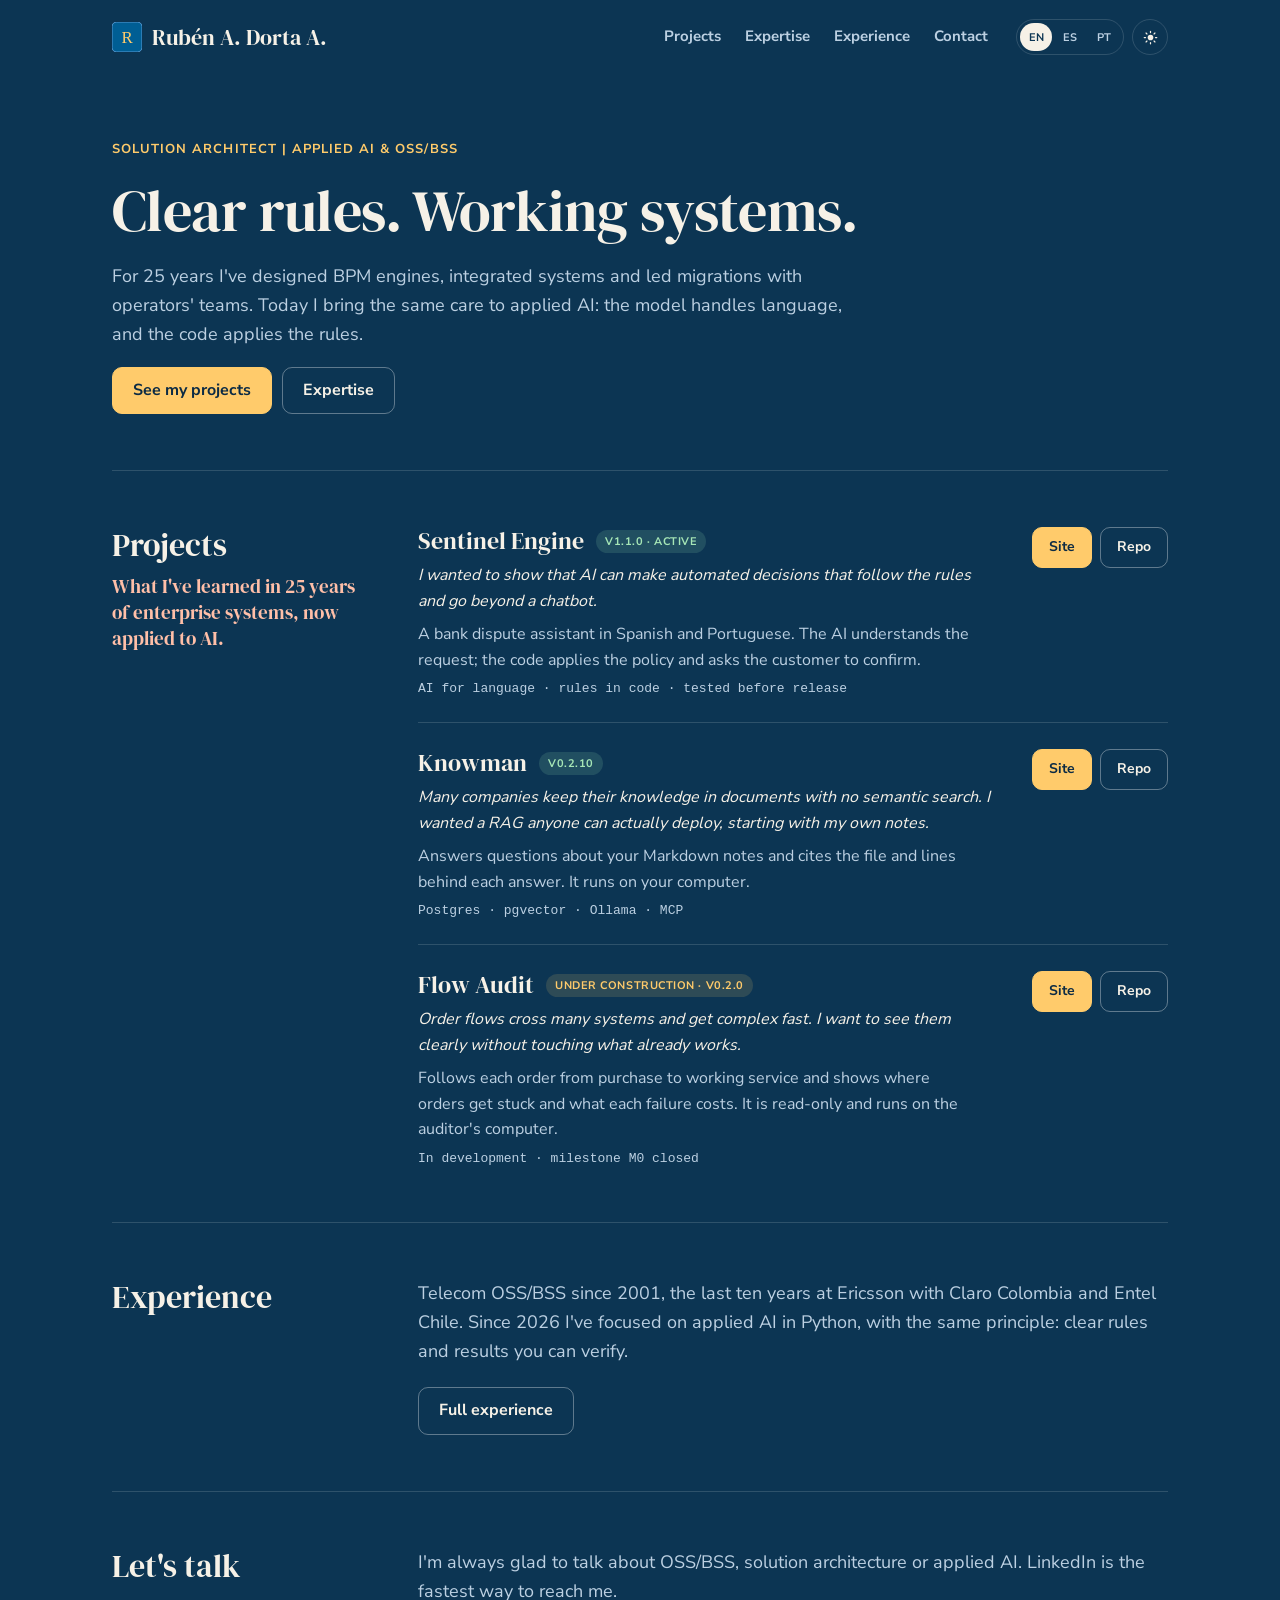
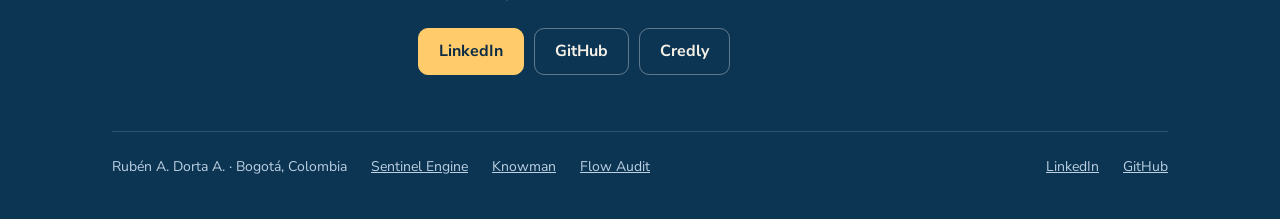
<file: index.html>
<!doctype html>
<html lang="en" data-theme="dark">
<head>
<meta charset="utf-8">
<meta name="viewport" content="width=device-width, initial-scale=1">
<title>Rubén A. Dorta A. · Solution Architect | Applied AI &amp; OSS/BSS</title>
<meta name="description" content="Solution architect with 25 years in telecom OSS/BSS: BPM, systems integration, platform migrations and work with operators. Today I build applied AI where code applies the business rules.">
<meta property="og:type" content="website">
<meta property="og:site_name" content="Rubén A. Dorta A.">
<meta property="og:title" content="Rubén A. Dorta A. · Solution Architect | Applied AI &amp; OSS/BSS">
<meta property="og:description" content="Solution architect with 25 years in telecom OSS/BSS: BPM, systems integration, platform migrations and work with operators. Today I build applied AI where code applies the business rules.">
<meta property="og:url" content="https://rdorta27.github.io/">
<meta property="og:image" content="https://rdorta27.github.io/og-image.png">
<meta property="og:image:width" content="1200">
<meta property="og:image:height" content="630">
<meta property="og:image:alt" content="Rubén A. Dorta A. · Solution Architect | Applied AI &amp; OSS/BSS">
<meta property="og:locale" content="en_US">
<meta property="og:locale:alternate" content="es_419">
<meta property="og:locale:alternate" content="pt_BR">
<meta name="twitter:card" content="summary_large_image">
<meta name="theme-color" content="#0c3553">
<link rel="icon" href="favicon.svg" type="image/svg+xml">
<link rel="stylesheet" href="style.css">
<link rel="alternate" hreflang="en" href="https://rdorta27.github.io/">
<link rel="alternate" hreflang="es-419" href="https://rdorta27.github.io/es-419/">
<link rel="alternate" hreflang="pt-BR" href="https://rdorta27.github.io/pt-br/">
<link rel="alternate" hreflang="x-default" href="https://rdorta27.github.io/">
<script>document.documentElement.classList.add("js");try{if(localStorage.getItem("theme")==="light")document.documentElement.dataset.theme="light"}catch(e){}</script>
<script src="site.js" defer></script>
</head>
<body>
<a class="skip" href="#main">Skip to content</a>
<div class="wrap">
  <header class="top">
    <a class="logo" href="index.html"><img src="favicon.svg" width="30" height="30" alt="">Rubén A. Dorta A.</a>
    <nav class="main-nav" aria-label="Main"><a href="#projects">Projects</a><a href="expertise.html">Expertise</a><a href="experience.html">Experience</a><a href="#contact">Contact</a></nav>
    <div class="tools">
      <nav class="langs" aria-label="Language"><a href="./" hreflang="en" lang="en" aria-current="true">EN</a><a href="es-419/" hreflang="es-419" lang="es-419">ES</a><a href="pt-br/" hreflang="pt-BR" lang="pt-BR">PT</a></nav>
      <button class="theme-toggle" type="button" data-to-light="Switch to light mode" data-to-dark="Switch to dark mode" aria-label="Switch to light mode"><svg class="i-sun" viewBox="0 0 24 24" width="18" height="18" aria-hidden="true"><circle cx="12" cy="12" r="4.5" fill="currentColor"/><path stroke="currentColor" stroke-width="2" stroke-linecap="round" d="M12 2v2M12 20v2M2 12h2M20 12h2M4.9 4.9l1.4 1.4M17.7 17.7l1.4 1.4M4.9 19.1l1.4-1.4M17.7 6.3l1.4-1.4"/></svg><svg class="i-moon" viewBox="0 0 24 24" width="18" height="18" aria-hidden="true"><path fill="currentColor" d="M21 12.8A9 9 0 1 1 11.2 3a7 7 0 0 0 9.8 9.8z"/></svg></button>
    </div>
  </header>

  <main id="main">
    <section id="home" class="hero">
      <div class="hero-text">
        <span class="eyebrow">Solution Architect | Applied AI &amp; OSS/BSS</span>
        <h1>Clear rules. Working systems.</h1>
        <p class="lead">For 25 years I've designed BPM engines, integrated systems and led migrations with operators' teams. Today I bring the same care to applied AI: the model handles language, and the code applies the rules.</p>
        <div class="row">
          <a class="btn" href="#projects">See my projects</a>
          <a class="btn alt" href="expertise.html">Expertise</a>
        </div>
      </div>
      <!-- Avatar: uncomment and add the photo at /avatar.jpg (square, 400×400 or larger).
      <img class="avatar" src="avatar.jpg" width="160" height="160" alt="Rubén A. Dorta A.">
      -->
    </section>

    <section id="projects" class="sec reveal" aria-labelledby="projects-h">
      <div class="sec-head">
        <h2 id="projects-h">Projects</h2>
        <p class="thread">What I've learned in 25 years of enterprise systems, now applied to AI.</p>
      </div>
      <div class="sec-body">
        <article class="proj">
          <div class="proj-main">
            <h3><a href="https://rdorta27.github.io/sentinel-engine-site/">Sentinel Engine</a> <span class="status">v1.1.0 · active</span></h3>
            <p class="origin">I wanted to show that AI can make automated decisions that follow the rules and go beyond a chatbot.</p>
            <p>A bank dispute assistant in Spanish and Portuguese. The AI understands the request; the code applies the policy and asks the customer to confirm.</p>
            <p class="stack">AI for language · rules in code · tested before release</p>
          </div>
          <div class="proj-links"><a class="btn sm" href="https://rdorta27.github.io/sentinel-engine-site/">Site</a><a class="btn sm alt" href="https://github.com/rdorta27/sentinel-engine">Repo</a></div>
        </article>
        <article class="proj">
          <div class="proj-main">
            <h3><a href="https://rdorta27.github.io/knowman-site/">Knowman</a> <span class="status">v0.2.10</span></h3>
            <p class="origin">Many companies keep their knowledge in documents with no semantic search. I wanted a RAG anyone can actually deploy, starting with my own notes.</p>
            <p>Answers questions about your Markdown notes and cites the file and lines behind each answer. It runs on your computer.</p>
            <p class="stack">Postgres · pgvector · Ollama · MCP</p>
          </div>
          <div class="proj-links"><a class="btn sm" href="https://rdorta27.github.io/knowman-site/">Site</a><a class="btn sm alt" href="https://github.com/rdorta27/knowman">Repo</a></div>
        </article>
        <article class="proj">
          <div class="proj-main">
            <h3><a href="https://rdorta27.github.io/flow-audit-site/">Flow Audit</a> <span class="status building">Under construction · v0.2.0</span></h3>
            <p class="origin">Order flows cross many systems and get complex fast. I want to see them clearly without touching what already works.</p>
            <p>Follows each order from purchase to working service and shows where orders get stuck and what each failure costs. It is read-only and runs on the auditor's computer.</p>
            <p class="stack">In development · milestone M0 closed</p>
          </div>
          <div class="proj-links"><a class="btn sm" href="https://rdorta27.github.io/flow-audit-site/">Site</a><a class="btn sm alt" href="https://github.com/rdorta27/flow-audit">Repo</a></div>
        </article>
      </div>
    </section>

    <section id="experience" class="sec reveal" aria-labelledby="experience-h">
      <div class="sec-head">
        <h2 id="experience-h">Experience</h2>
      </div>
      <div class="sec-body">
        <p class="lead">Telecom OSS/BSS since 2001, the last ten years at Ericsson with Claro Colombia and Entel Chile. Since 2026 I've focused on applied AI in Python, with the same principle: clear rules and results you can verify.</p>
        <div class="row"><a class="btn alt" href="experience.html">Full experience</a></div>
      </div>
    </section>

    <section id="contact" class="sec reveal" aria-labelledby="contact-h">
      <div class="sec-head">
        <h2 id="contact-h">Let's talk</h2>
      </div>
      <div class="sec-body">
        <p class="lead">I'm always glad to talk about OSS/BSS, solution architecture or applied AI. LinkedIn is the fastest way to reach me.</p>
        <div class="row">
          <a class="btn" href="https://www.linkedin.com/in/ruben-a-dorta/">LinkedIn</a>
          <a class="btn alt" href="https://github.com/rdorta27">GitHub</a>
          <a class="btn alt" href="https://www.credly.com/users/ruben-dorta/badges">Credly</a>
        </div>
      </div>
    </section>
  </main>
  <footer>
    <span>Rubén A. Dorta A. · Bogotá, Colombia</span>
    <a href="https://github.com/rdorta27/sentinel-engine">Sentinel Engine</a>
    <a href="https://github.com/rdorta27/knowman">Knowman</a>
    <a href="https://github.com/rdorta27/flow-audit">Flow Audit</a>
    <a class="grow" href="https://www.linkedin.com/in/ruben-a-dorta/">LinkedIn</a>
    <a href="https://github.com/rdorta27">GitHub</a>
  </footer>
</div>
</body>
</html>
</file>
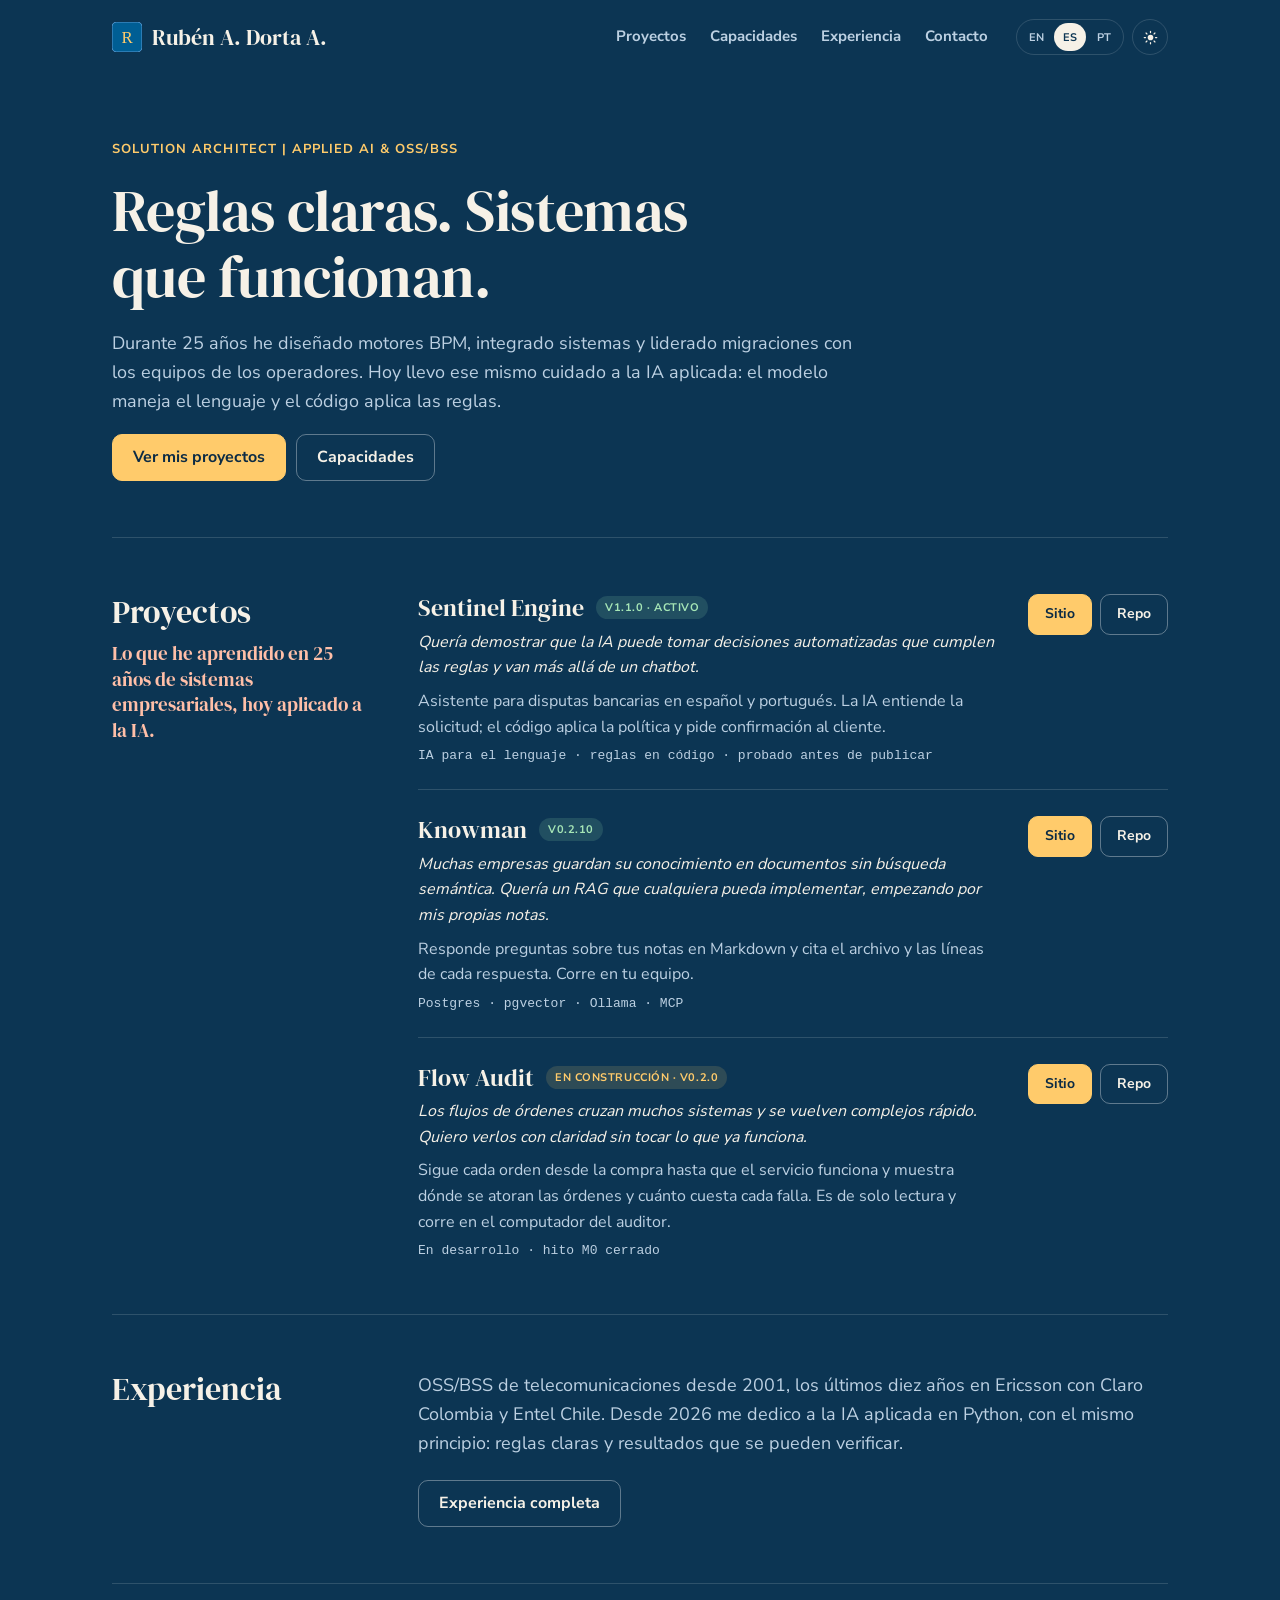
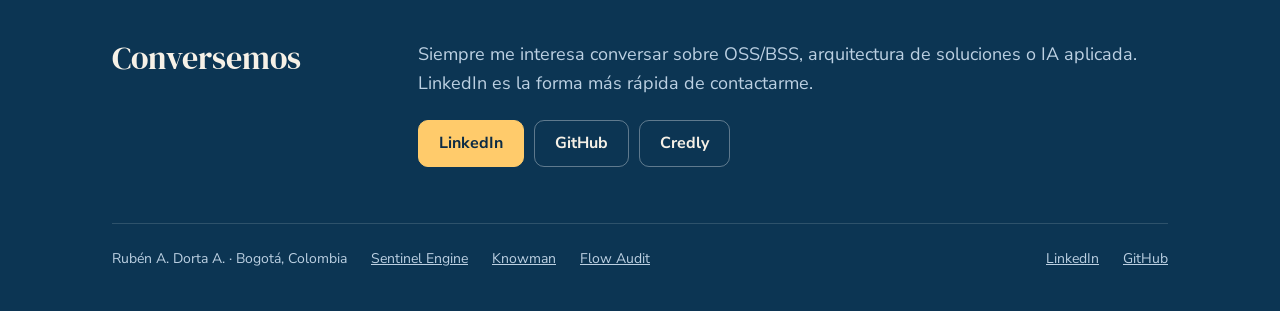
<file: es-419/index.html>
<!doctype html>
<html lang="es-419" data-theme="dark">
<head>
<meta charset="utf-8">
<meta name="viewport" content="width=device-width, initial-scale=1">
<title>Rubén A. Dorta A. · Solution Architect | Applied AI &amp; OSS/BSS</title>
<meta name="description" content="Arquitecto de soluciones con 25 años en OSS/BSS de telecomunicaciones: BPM, integración de sistemas, migraciones de plataforma y trabajo con operadores. Hoy construyo IA aplicada en la que el código aplica las reglas de negocio.">
<meta property="og:type" content="website">
<meta property="og:site_name" content="Rubén A. Dorta A.">
<meta property="og:title" content="Rubén A. Dorta A. · Solution Architect | Applied AI &amp; OSS/BSS">
<meta property="og:description" content="Arquitecto de soluciones con 25 años en OSS/BSS de telecomunicaciones: BPM, integración de sistemas, migraciones de plataforma y trabajo con operadores. Hoy construyo IA aplicada en la que el código aplica las reglas de negocio.">
<meta property="og:url" content="https://rdorta27.github.io/es-419/">
<meta property="og:image" content="https://rdorta27.github.io/og-image.png">
<meta property="og:image:width" content="1200">
<meta property="og:image:height" content="630">
<meta property="og:image:alt" content="Rubén A. Dorta A. · Solution Architect | Applied AI &amp; OSS/BSS">
<meta property="og:locale" content="es_419">
<meta property="og:locale:alternate" content="en_US">
<meta property="og:locale:alternate" content="pt_BR">
<meta name="twitter:card" content="summary_large_image">
<meta name="theme-color" content="#0c3553">
<link rel="icon" href="../favicon.svg" type="image/svg+xml">
<link rel="stylesheet" href="../style.css">
<link rel="alternate" hreflang="en" href="https://rdorta27.github.io/">
<link rel="alternate" hreflang="es-419" href="https://rdorta27.github.io/es-419/">
<link rel="alternate" hreflang="pt-BR" href="https://rdorta27.github.io/pt-br/">
<link rel="alternate" hreflang="x-default" href="https://rdorta27.github.io/">
<script>document.documentElement.classList.add("js");try{if(localStorage.getItem("theme")==="light")document.documentElement.dataset.theme="light"}catch(e){}</script>
<script src="../site.js" defer></script>
</head>
<body>
<a class="skip" href="#main">Saltar al contenido</a>
<div class="wrap">
  <header class="top">
    <a class="logo" href="index.html"><img src="../favicon.svg" width="30" height="30" alt="">Rubén A. Dorta A.</a>
    <nav class="main-nav" aria-label="Principal"><a href="#projects">Proyectos</a><a href="expertise.html">Capacidades</a><a href="experience.html">Experiencia</a><a href="#contact">Contacto</a></nav>
    <div class="tools">
      <nav class="langs" aria-label="Idioma"><a href="../" hreflang="en" lang="en">EN</a><a href="./" hreflang="es-419" lang="es-419" aria-current="true">ES</a><a href="../pt-br/" hreflang="pt-BR" lang="pt-BR">PT</a></nav>
      <button class="theme-toggle" type="button" data-to-light="Cambiar a modo claro" data-to-dark="Cambiar a modo oscuro" aria-label="Cambiar a modo claro"><svg class="i-sun" viewBox="0 0 24 24" width="18" height="18" aria-hidden="true"><circle cx="12" cy="12" r="4.5" fill="currentColor"/><path stroke="currentColor" stroke-width="2" stroke-linecap="round" d="M12 2v2M12 20v2M2 12h2M20 12h2M4.9 4.9l1.4 1.4M17.7 17.7l1.4 1.4M4.9 19.1l1.4-1.4M17.7 6.3l1.4-1.4"/></svg><svg class="i-moon" viewBox="0 0 24 24" width="18" height="18" aria-hidden="true"><path fill="currentColor" d="M21 12.8A9 9 0 1 1 11.2 3a7 7 0 0 0 9.8 9.8z"/></svg></button>
    </div>
  </header>

  <main id="main">
    <section id="home" class="hero">
      <div class="hero-text">
        <span class="eyebrow">Solution Architect | Applied AI &amp; OSS/BSS</span>
        <h1>Reglas claras. Sistemas que funcionan.</h1>
        <p class="lead">Durante 25 años he diseñado motores BPM, integrado sistemas y liderado migraciones con los equipos de los operadores. Hoy llevo ese mismo cuidado a la IA aplicada: el modelo maneja el lenguaje y el código aplica las reglas.</p>
        <div class="row">
          <a class="btn" href="#projects">Ver mis proyectos</a>
          <a class="btn alt" href="expertise.html">Capacidades</a>
        </div>
      </div>
      <!-- Avatar: uncomment and add the photo at /avatar.jpg (square, 400×400 or larger).
      <img class="avatar" src="../avatar.jpg" width="160" height="160" alt="Rubén A. Dorta A.">
      -->
    </section>

    <section id="projects" class="sec reveal" aria-labelledby="projects-h">
      <div class="sec-head">
        <h2 id="projects-h">Proyectos</h2>
        <p class="thread">Lo que he aprendido en 25 años de sistemas empresariales, hoy aplicado a la IA.</p>
      </div>
      <div class="sec-body">
        <article class="proj">
          <div class="proj-main">
            <h3><a href="https://rdorta27.github.io/sentinel-engine-site/">Sentinel Engine</a> <span class="status">v1.1.0 · activo</span></h3>
            <p class="origin">Quería demostrar que la IA puede tomar decisiones automatizadas que cumplen las reglas y van más allá de un chatbot.</p>
            <p>Asistente para disputas bancarias en español y portugués. La IA entiende la solicitud; el código aplica la política y pide confirmación al cliente.</p>
            <p class="stack">IA para el lenguaje · reglas en código · probado antes de publicar</p>
          </div>
          <div class="proj-links"><a class="btn sm" href="https://rdorta27.github.io/sentinel-engine-site/">Sitio</a><a class="btn sm alt" href="https://github.com/rdorta27/sentinel-engine">Repo</a></div>
        </article>
        <article class="proj">
          <div class="proj-main">
            <h3><a href="https://rdorta27.github.io/knowman-site/">Knowman</a> <span class="status">v0.2.10</span></h3>
            <p class="origin">Muchas empresas guardan su conocimiento en documentos sin búsqueda semántica. Quería un RAG que cualquiera pueda implementar, empezando por mis propias notas.</p>
            <p>Responde preguntas sobre tus notas en Markdown y cita el archivo y las líneas de cada respuesta. Corre en tu equipo.</p>
            <p class="stack">Postgres · pgvector · Ollama · MCP</p>
          </div>
          <div class="proj-links"><a class="btn sm" href="https://rdorta27.github.io/knowman-site/">Sitio</a><a class="btn sm alt" href="https://github.com/rdorta27/knowman">Repo</a></div>
        </article>
        <article class="proj">
          <div class="proj-main">
            <h3><a href="https://rdorta27.github.io/flow-audit-site/">Flow Audit</a> <span class="status building">En construcción · v0.2.0</span></h3>
            <p class="origin">Los flujos de órdenes cruzan muchos sistemas y se vuelven complejos rápido. Quiero verlos con claridad sin tocar lo que ya funciona.</p>
            <p>Sigue cada orden desde la compra hasta que el servicio funciona y muestra dónde se atoran las órdenes y cuánto cuesta cada falla. Es de solo lectura y corre en el computador del auditor.</p>
            <p class="stack">En desarrollo · hito M0 cerrado</p>
          </div>
          <div class="proj-links"><a class="btn sm" href="https://rdorta27.github.io/flow-audit-site/">Sitio</a><a class="btn sm alt" href="https://github.com/rdorta27/flow-audit">Repo</a></div>
        </article>
      </div>
    </section>

    <section id="experience" class="sec reveal" aria-labelledby="experience-h">
      <div class="sec-head">
        <h2 id="experience-h">Experiencia</h2>
      </div>
      <div class="sec-body">
        <p class="lead">OSS/BSS de telecomunicaciones desde 2001, los últimos diez años en Ericsson con Claro Colombia y Entel Chile. Desde 2026 me dedico a la IA aplicada en Python, con el mismo principio: reglas claras y resultados que se pueden verificar.</p>
        <div class="row"><a class="btn alt" href="experience.html">Experiencia completa</a></div>
      </div>
    </section>

    <section id="contact" class="sec reveal" aria-labelledby="contact-h">
      <div class="sec-head">
        <h2 id="contact-h">Conversemos</h2>
      </div>
      <div class="sec-body">
        <p class="lead">Siempre me interesa conversar sobre OSS/BSS, arquitectura de soluciones o IA aplicada. LinkedIn es la forma más rápida de contactarme.</p>
        <div class="row">
          <a class="btn" href="https://www.linkedin.com/in/ruben-a-dorta/">LinkedIn</a>
          <a class="btn alt" href="https://github.com/rdorta27">GitHub</a>
          <a class="btn alt" href="https://www.credly.com/users/ruben-dorta/badges">Credly</a>
        </div>
      </div>
    </section>
  </main>
  <footer>
    <span>Rubén A. Dorta A. · Bogotá, Colombia</span>
    <a href="https://github.com/rdorta27/sentinel-engine">Sentinel Engine</a>
    <a href="https://github.com/rdorta27/knowman">Knowman</a>
    <a href="https://github.com/rdorta27/flow-audit">Flow Audit</a>
    <a class="grow" href="https://www.linkedin.com/in/ruben-a-dorta/">LinkedIn</a>
    <a href="https://github.com/rdorta27">GitHub</a>
  </footer>
</div>
</body>
</html>
</file>
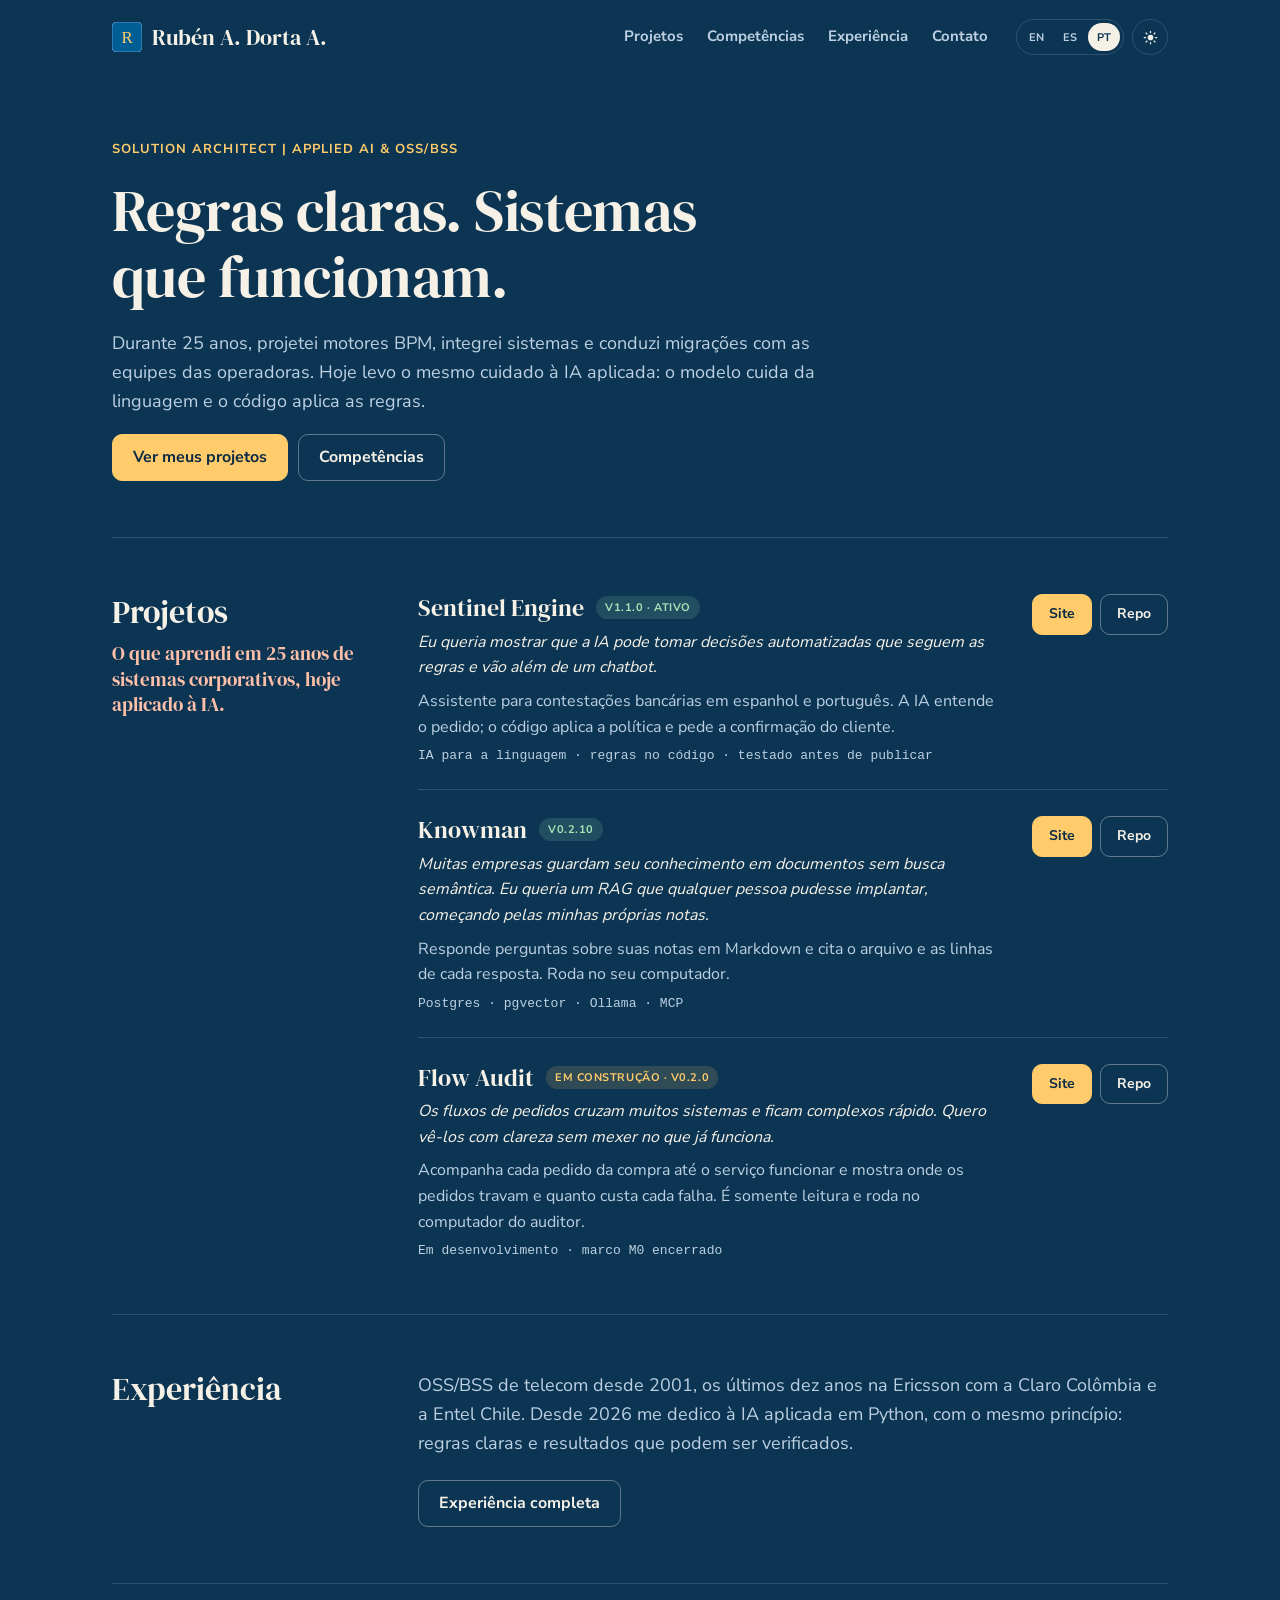
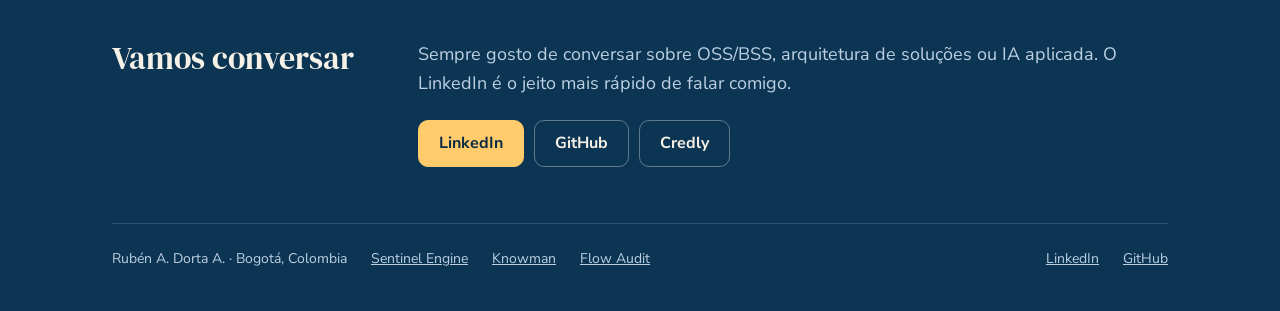
<file: pt-br/index.html>
<!doctype html>
<html lang="pt-BR" data-theme="dark">
<head>
<meta charset="utf-8">
<meta name="viewport" content="width=device-width, initial-scale=1">
<title>Rubén A. Dorta A. · Solution Architect | Applied AI &amp; OSS/BSS</title>
<meta name="description" content="Arquiteto de soluções com 25 anos em OSS/BSS de telecom: BPM, integração de sistemas, migrações de plataforma e trabalho com operadoras. Hoje desenvolvo IA aplicada em que o código aplica as regras de negócio.">
<meta property="og:type" content="website">
<meta property="og:site_name" content="Rubén A. Dorta A.">
<meta property="og:title" content="Rubén A. Dorta A. · Solution Architect | Applied AI &amp; OSS/BSS">
<meta property="og:description" content="Arquiteto de soluções com 25 anos em OSS/BSS de telecom: BPM, integração de sistemas, migrações de plataforma e trabalho com operadoras. Hoje desenvolvo IA aplicada em que o código aplica as regras de negócio.">
<meta property="og:url" content="https://rdorta27.github.io/pt-br/">
<meta property="og:image" content="https://rdorta27.github.io/og-image.png">
<meta property="og:image:width" content="1200">
<meta property="og:image:height" content="630">
<meta property="og:image:alt" content="Rubén A. Dorta A. · Solution Architect | Applied AI &amp; OSS/BSS">
<meta property="og:locale" content="pt_BR">
<meta property="og:locale:alternate" content="en_US">
<meta property="og:locale:alternate" content="es_419">
<meta name="twitter:card" content="summary_large_image">
<meta name="theme-color" content="#0c3553">
<link rel="icon" href="../favicon.svg" type="image/svg+xml">
<link rel="stylesheet" href="../style.css">
<link rel="alternate" hreflang="en" href="https://rdorta27.github.io/">
<link rel="alternate" hreflang="es-419" href="https://rdorta27.github.io/es-419/">
<link rel="alternate" hreflang="pt-BR" href="https://rdorta27.github.io/pt-br/">
<link rel="alternate" hreflang="x-default" href="https://rdorta27.github.io/">
<script>document.documentElement.classList.add("js");try{if(localStorage.getItem("theme")==="light")document.documentElement.dataset.theme="light"}catch(e){}</script>
<script src="../site.js" defer></script>
</head>
<body>
<a class="skip" href="#main">Pular para o conteúdo</a>
<div class="wrap">
  <header class="top">
    <a class="logo" href="index.html"><img src="../favicon.svg" width="30" height="30" alt="">Rubén A. Dorta A.</a>
    <nav class="main-nav" aria-label="Principal"><a href="#projects">Projetos</a><a href="expertise.html">Competências</a><a href="experience.html">Experiência</a><a href="#contact">Contato</a></nav>
    <div class="tools">
      <nav class="langs" aria-label="Idioma"><a href="../" hreflang="en" lang="en">EN</a><a href="../es-419/" hreflang="es-419" lang="es-419">ES</a><a href="./" hreflang="pt-BR" lang="pt-BR" aria-current="true">PT</a></nav>
      <button class="theme-toggle" type="button" data-to-light="Mudar para o modo claro" data-to-dark="Mudar para o modo escuro" aria-label="Mudar para o modo claro"><svg class="i-sun" viewBox="0 0 24 24" width="18" height="18" aria-hidden="true"><circle cx="12" cy="12" r="4.5" fill="currentColor"/><path stroke="currentColor" stroke-width="2" stroke-linecap="round" d="M12 2v2M12 20v2M2 12h2M20 12h2M4.9 4.9l1.4 1.4M17.7 17.7l1.4 1.4M4.9 19.1l1.4-1.4M17.7 6.3l1.4-1.4"/></svg><svg class="i-moon" viewBox="0 0 24 24" width="18" height="18" aria-hidden="true"><path fill="currentColor" d="M21 12.8A9 9 0 1 1 11.2 3a7 7 0 0 0 9.8 9.8z"/></svg></button>
    </div>
  </header>

  <main id="main">
    <section id="home" class="hero">
      <div class="hero-text">
        <span class="eyebrow">Solution Architect | Applied AI &amp; OSS/BSS</span>
        <h1>Regras claras. Sistemas que funcionam.</h1>
        <p class="lead">Durante 25 anos, projetei motores BPM, integrei sistemas e conduzi migrações com as equipes das operadoras. Hoje levo o mesmo cuidado à IA aplicada: o modelo cuida da linguagem e o código aplica as regras.</p>
        <div class="row">
          <a class="btn" href="#projects">Ver meus projetos</a>
          <a class="btn alt" href="expertise.html">Competências</a>
        </div>
      </div>
      <!-- Avatar: uncomment and add the photo at /avatar.jpg (square, 400×400 or larger).
      <img class="avatar" src="../avatar.jpg" width="160" height="160" alt="Rubén A. Dorta A.">
      -->
    </section>

    <section id="projects" class="sec reveal" aria-labelledby="projects-h">
      <div class="sec-head">
        <h2 id="projects-h">Projetos</h2>
        <p class="thread">O que aprendi em 25 anos de sistemas corporativos, hoje aplicado à IA.</p>
      </div>
      <div class="sec-body">
        <article class="proj">
          <div class="proj-main">
            <h3><a href="https://rdorta27.github.io/sentinel-engine-site/">Sentinel Engine</a> <span class="status">v1.1.0 · ativo</span></h3>
            <p class="origin">Eu queria mostrar que a IA pode tomar decisões automatizadas que seguem as regras e vão além de um chatbot.</p>
            <p>Assistente para contestações bancárias em espanhol e português. A IA entende o pedido; o código aplica a política e pede a confirmação do cliente.</p>
            <p class="stack">IA para a linguagem · regras no código · testado antes de publicar</p>
          </div>
          <div class="proj-links"><a class="btn sm" href="https://rdorta27.github.io/sentinel-engine-site/">Site</a><a class="btn sm alt" href="https://github.com/rdorta27/sentinel-engine">Repo</a></div>
        </article>
        <article class="proj">
          <div class="proj-main">
            <h3><a href="https://rdorta27.github.io/knowman-site/">Knowman</a> <span class="status">v0.2.10</span></h3>
            <p class="origin">Muitas empresas guardam seu conhecimento em documentos sem busca semântica. Eu queria um RAG que qualquer pessoa pudesse implantar, começando pelas minhas próprias notas.</p>
            <p>Responde perguntas sobre suas notas em Markdown e cita o arquivo e as linhas de cada resposta. Roda no seu computador.</p>
            <p class="stack">Postgres · pgvector · Ollama · MCP</p>
          </div>
          <div class="proj-links"><a class="btn sm" href="https://rdorta27.github.io/knowman-site/">Site</a><a class="btn sm alt" href="https://github.com/rdorta27/knowman">Repo</a></div>
        </article>
        <article class="proj">
          <div class="proj-main">
            <h3><a href="https://rdorta27.github.io/flow-audit-site/">Flow Audit</a> <span class="status building">Em construção · v0.2.0</span></h3>
            <p class="origin">Os fluxos de pedidos cruzam muitos sistemas e ficam complexos rápido. Quero vê-los com clareza sem mexer no que já funciona.</p>
            <p>Acompanha cada pedido da compra até o serviço funcionar e mostra onde os pedidos travam e quanto custa cada falha. É somente leitura e roda no computador do auditor.</p>
            <p class="stack">Em desenvolvimento · marco M0 encerrado</p>
          </div>
          <div class="proj-links"><a class="btn sm" href="https://rdorta27.github.io/flow-audit-site/">Site</a><a class="btn sm alt" href="https://github.com/rdorta27/flow-audit">Repo</a></div>
        </article>
      </div>
    </section>

    <section id="experience" class="sec reveal" aria-labelledby="experience-h">
      <div class="sec-head">
        <h2 id="experience-h">Experiência</h2>
      </div>
      <div class="sec-body">
        <p class="lead">OSS/BSS de telecom desde 2001, os últimos dez anos na Ericsson com a Claro Colômbia e a Entel Chile. Desde 2026 me dedico à IA aplicada em Python, com o mesmo princípio: regras claras e resultados que podem ser verificados.</p>
        <div class="row"><a class="btn alt" href="experience.html">Experiência completa</a></div>
      </div>
    </section>

    <section id="contact" class="sec reveal" aria-labelledby="contact-h">
      <div class="sec-head">
        <h2 id="contact-h">Vamos conversar</h2>
      </div>
      <div class="sec-body">
        <p class="lead">Sempre gosto de conversar sobre OSS/BSS, arquitetura de soluções ou IA aplicada. O LinkedIn é o jeito mais rápido de falar comigo.</p>
        <div class="row">
          <a class="btn" href="https://www.linkedin.com/in/ruben-a-dorta/">LinkedIn</a>
          <a class="btn alt" href="https://github.com/rdorta27">GitHub</a>
          <a class="btn alt" href="https://www.credly.com/users/ruben-dorta/badges">Credly</a>
        </div>
      </div>
    </section>
  </main>
  <footer>
    <span>Rubén A. Dorta A. · Bogotá, Colombia</span>
    <a href="https://github.com/rdorta27/sentinel-engine">Sentinel Engine</a>
    <a href="https://github.com/rdorta27/knowman">Knowman</a>
    <a href="https://github.com/rdorta27/flow-audit">Flow Audit</a>
    <a class="grow" href="https://www.linkedin.com/in/ruben-a-dorta/">LinkedIn</a>
    <a href="https://github.com/rdorta27">GitHub</a>
  </footer>
</div>
</body>
</html>
</file>
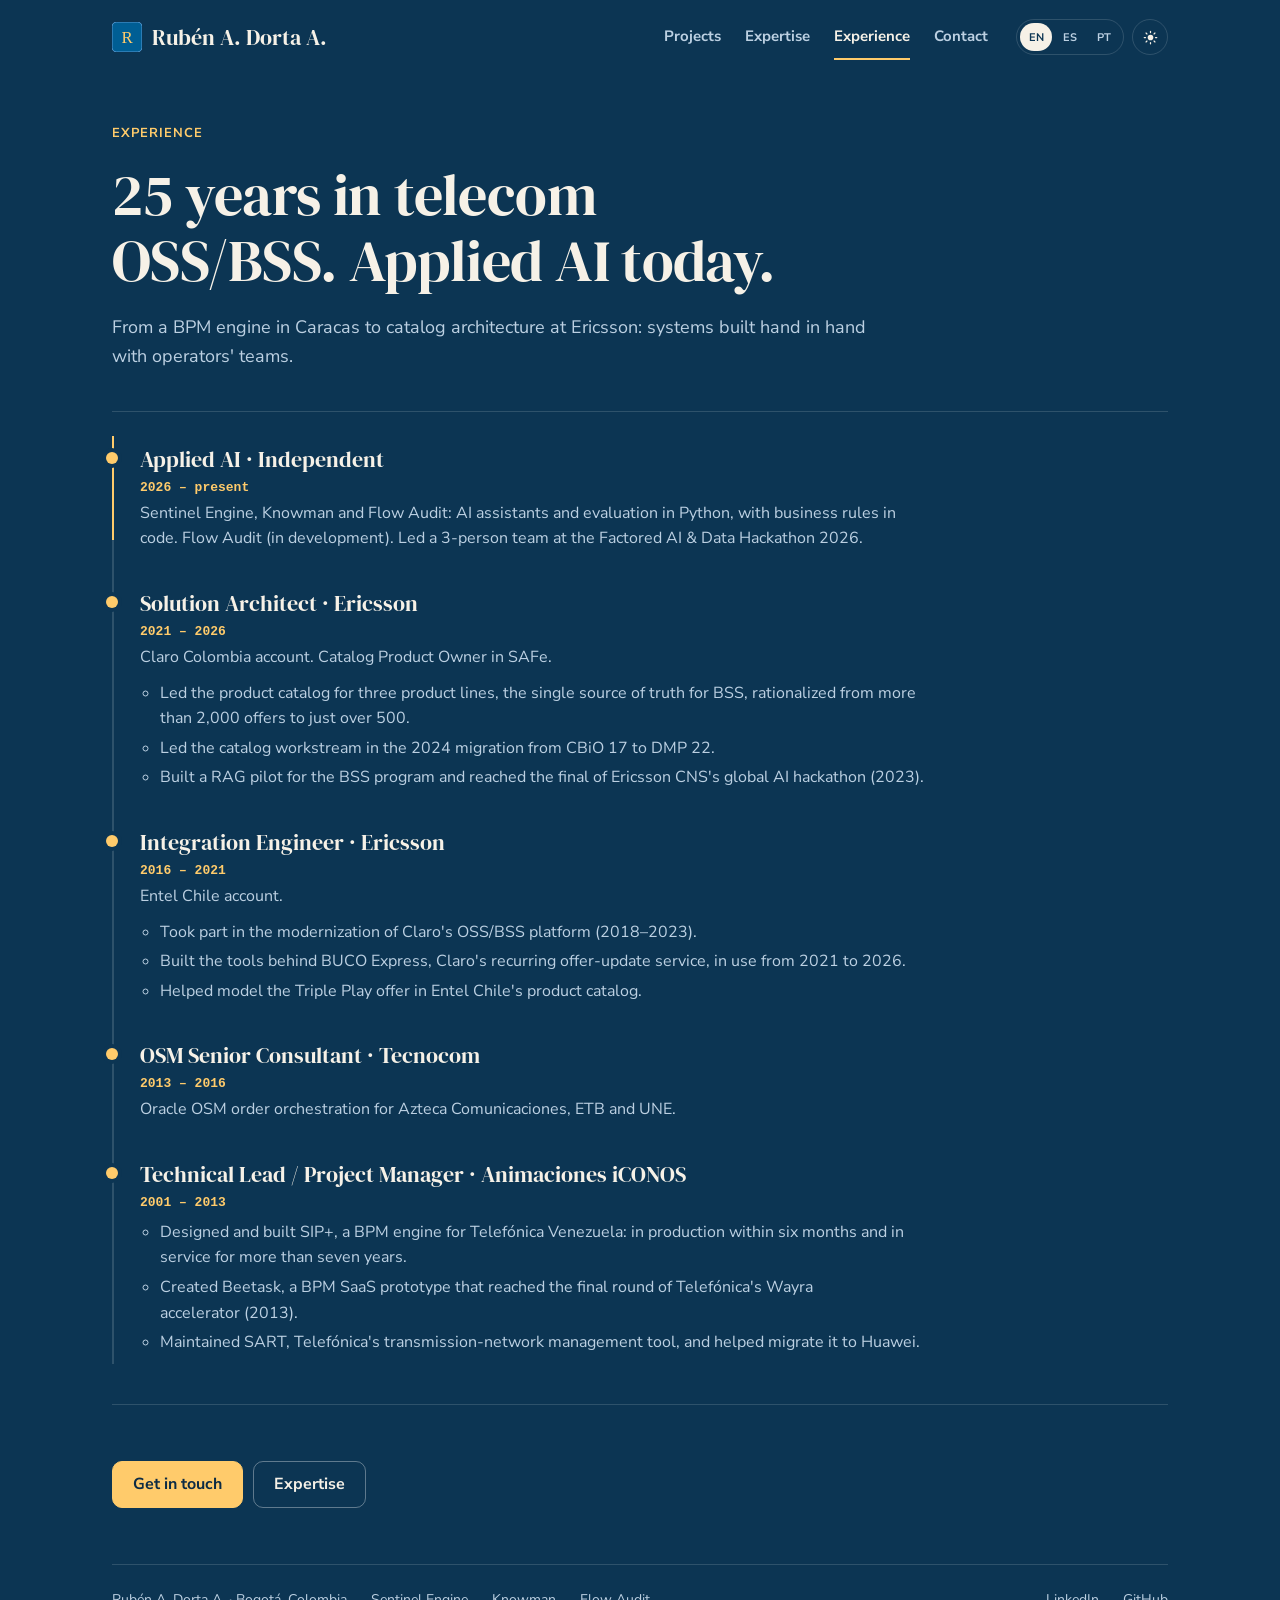
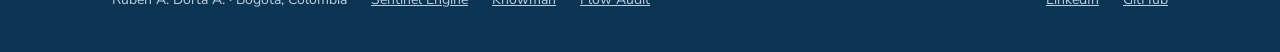
<file: experience.html>
<!doctype html>
<html lang="en" data-theme="dark">
<head>
<meta charset="utf-8">
<meta name="viewport" content="width=device-width, initial-scale=1">
<title>Experience · Rubén A. Dorta A.</title>
<meta name="description" content="Career timeline: 25 years in telecom OSS/BSS, from Telefónica Venezuela to Ericsson, and applied AI today.">
<meta property="og:type" content="website">
<meta property="og:site_name" content="Rubén A. Dorta A.">
<meta property="og:title" content="Experience · Rubén A. Dorta A.">
<meta property="og:description" content="Career timeline: 25 years in telecom OSS/BSS, from Telefónica Venezuela to Ericsson, and applied AI today.">
<meta property="og:url" content="https://rdorta27.github.io/experience.html">
<meta property="og:image" content="https://rdorta27.github.io/og-image.png">
<meta property="og:image:width" content="1200">
<meta property="og:image:height" content="630">
<meta property="og:image:alt" content="Rubén A. Dorta A. · Solution Architect | Applied AI &amp; OSS/BSS">
<meta property="og:locale" content="en_US">
<meta property="og:locale:alternate" content="es_419">
<meta property="og:locale:alternate" content="pt_BR">
<meta name="twitter:card" content="summary_large_image">
<meta name="theme-color" content="#0c3553">
<link rel="icon" href="favicon.svg" type="image/svg+xml">
<link rel="stylesheet" href="style.css">
<link rel="alternate" hreflang="en" href="https://rdorta27.github.io/experience.html">
<link rel="alternate" hreflang="es-419" href="https://rdorta27.github.io/es-419/experience.html">
<link rel="alternate" hreflang="pt-BR" href="https://rdorta27.github.io/pt-br/experience.html">
<link rel="alternate" hreflang="x-default" href="https://rdorta27.github.io/experience.html">
<script>document.documentElement.classList.add("js");try{if(localStorage.getItem("theme")==="light")document.documentElement.dataset.theme="light"}catch(e){}</script>
<script src="site.js" defer></script>
</head>
<body>
<a class="skip" href="#main">Skip to content</a>
<div class="wrap">
  <header class="top">
    <a class="logo" href="index.html"><img src="favicon.svg" width="30" height="30" alt="">Rubén A. Dorta A.</a>
    <nav class="main-nav" aria-label="Main"><a href="index.html#projects">Projects</a><a href="expertise.html">Expertise</a><a href="experience.html" aria-current="page">Experience</a><a href="index.html#contact">Contact</a></nav>
    <div class="tools">
      <nav class="langs" aria-label="Language"><a href="./experience.html" hreflang="en" lang="en" aria-current="true">EN</a><a href="es-419/experience.html" hreflang="es-419" lang="es-419">ES</a><a href="pt-br/experience.html" hreflang="pt-BR" lang="pt-BR">PT</a></nav>
      <button class="theme-toggle" type="button" data-to-light="Switch to light mode" data-to-dark="Switch to dark mode" aria-label="Switch to light mode"><svg class="i-sun" viewBox="0 0 24 24" width="18" height="18" aria-hidden="true"><circle cx="12" cy="12" r="4.5" fill="currentColor"/><path stroke="currentColor" stroke-width="2" stroke-linecap="round" d="M12 2v2M12 20v2M2 12h2M20 12h2M4.9 4.9l1.4 1.4M17.7 17.7l1.4 1.4M4.9 19.1l1.4-1.4M17.7 6.3l1.4-1.4"/></svg><svg class="i-moon" viewBox="0 0 24 24" width="18" height="18" aria-hidden="true"><path fill="currentColor" d="M21 12.8A9 9 0 1 1 11.2 3a7 7 0 0 0 9.8 9.8z"/></svg></button>
    </div>
  </header>

  <main id="main">
    <section class="hero small">
      <div class="hero-text">
        <span class="eyebrow">Experience</span>
        <h1>25 years in telecom OSS/BSS. Applied AI today.</h1>
        <p class="lead">From a BPM engine in Caracas to catalog architecture at Ericsson: systems built hand in hand with operators' teams.</p>
      </div>
    </section>

    <section id="timeline" class="timeline-sec" aria-label="Career timeline">
      <ul class="timeline">
        <li class="entry">
          <h2 class="role">Applied AI · Independent</h2>
          <span class="meta">2026 – present</span>
          <p class="context">Sentinel Engine, Knowman and Flow Audit: AI assistants and evaluation in Python, with business rules in code. Flow Audit (in development). Led a 3-person team at the Factored AI &amp; Data Hackathon 2026.</p>
        </li>
        <li class="entry">
          <h2 class="role">Solution Architect · Ericsson</h2>
          <span class="meta">2021 – 2026</span>
          <p class="context">Claro Colombia account. Catalog Product Owner in SAFe.</p>
          <ul>
            <li>Led the product catalog for three product lines, the single source of truth for BSS, rationalized from more than 2,000 offers to just over 500.</li>
            <li>Led the catalog workstream in the 2024 migration from CBiO 17 to DMP 22.</li>
            <li>Built a RAG pilot for the BSS program and reached the final of Ericsson CNS's global AI hackathon (2023).</li>
          </ul>
        </li>
        <li class="entry">
          <h2 class="role">Integration Engineer · Ericsson</h2>
          <span class="meta">2016 – 2021</span>
          <p class="context">Entel Chile account.</p>
          <ul>
            <li>Took part in the modernization of Claro's OSS/BSS platform (2018–2023).</li>
            <li>Built the tools behind BUCO Express, Claro's recurring offer-update service, in use from 2021 to 2026.</li>
            <li>Helped model the Triple Play offer in Entel Chile's product catalog.</li>
          </ul>
        </li>
        <li class="entry">
          <h2 class="role">OSM Senior Consultant · Tecnocom</h2>
          <span class="meta">2013 – 2016</span>
          <p class="context">Oracle OSM order orchestration for Azteca Comunicaciones, ETB and UNE.</p>
        </li>
        <li class="entry">
          <h2 class="role">Technical Lead / Project Manager · Animaciones iCONOS</h2>
          <span class="meta">2001 – 2013</span>
          <ul>
            <li>Designed and built SIP+, a BPM engine for Telefónica Venezuela: in production within six months and in service for more than seven years.</li>
            <li>Created Beetask, a BPM SaaS prototype that reached the final round of Telefónica's Wayra accelerator (2013).</li>
            <li>Maintained SART, Telefónica's transmission-network management tool, and helped migrate it to Huawei.</li>
          </ul>
        </li>
      </ul>
    </section>

    <section class="sec cta" aria-label="Contact">
      <div class="row"><a class="btn" href="index.html#contact">Get in touch</a><a class="btn alt" href="expertise.html">Expertise</a></div>
    </section>
  </main>
  <footer>
    <span>Rubén A. Dorta A. · Bogotá, Colombia</span>
    <a href="https://github.com/rdorta27/sentinel-engine">Sentinel Engine</a>
    <a href="https://github.com/rdorta27/knowman">Knowman</a>
    <a href="https://github.com/rdorta27/flow-audit">Flow Audit</a>
    <a class="grow" href="https://www.linkedin.com/in/ruben-a-dorta/">LinkedIn</a>
    <a href="https://github.com/rdorta27">GitHub</a>
  </footer>
</div>
</body>
</html>
</file>
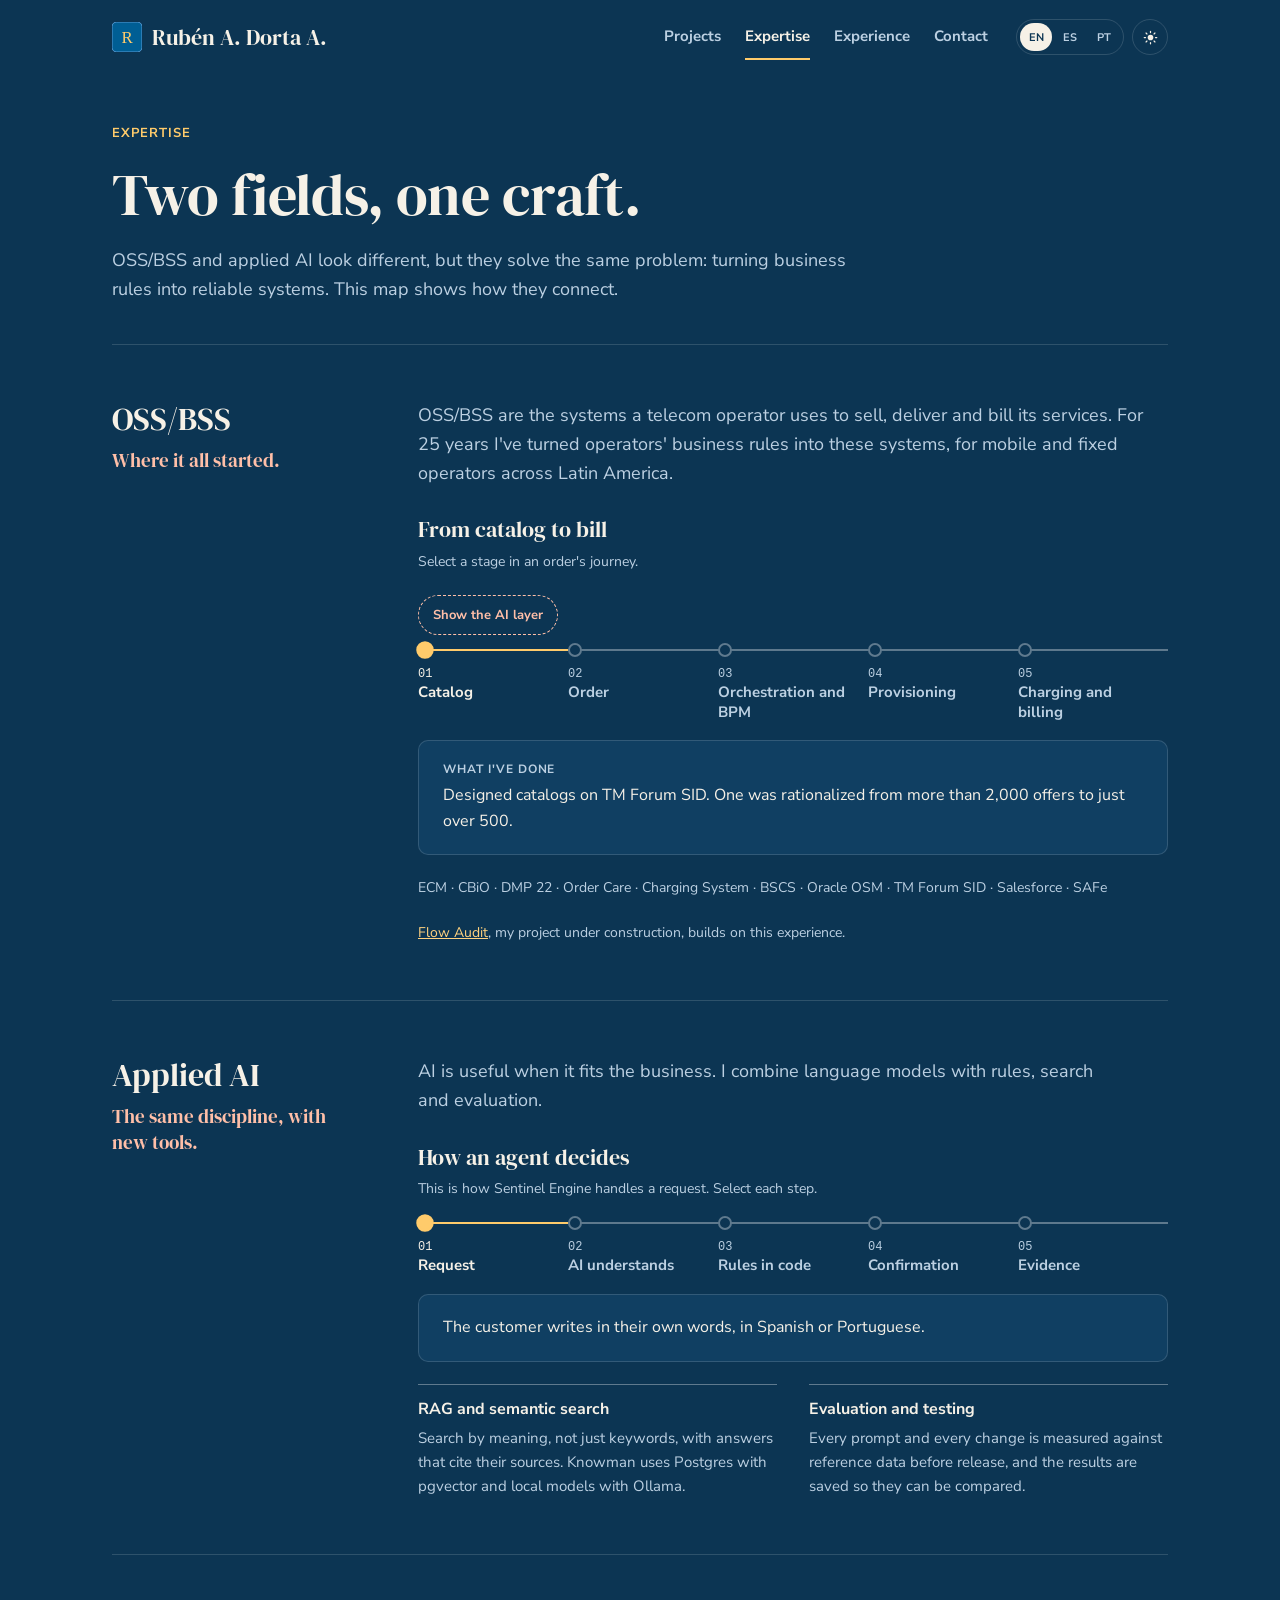
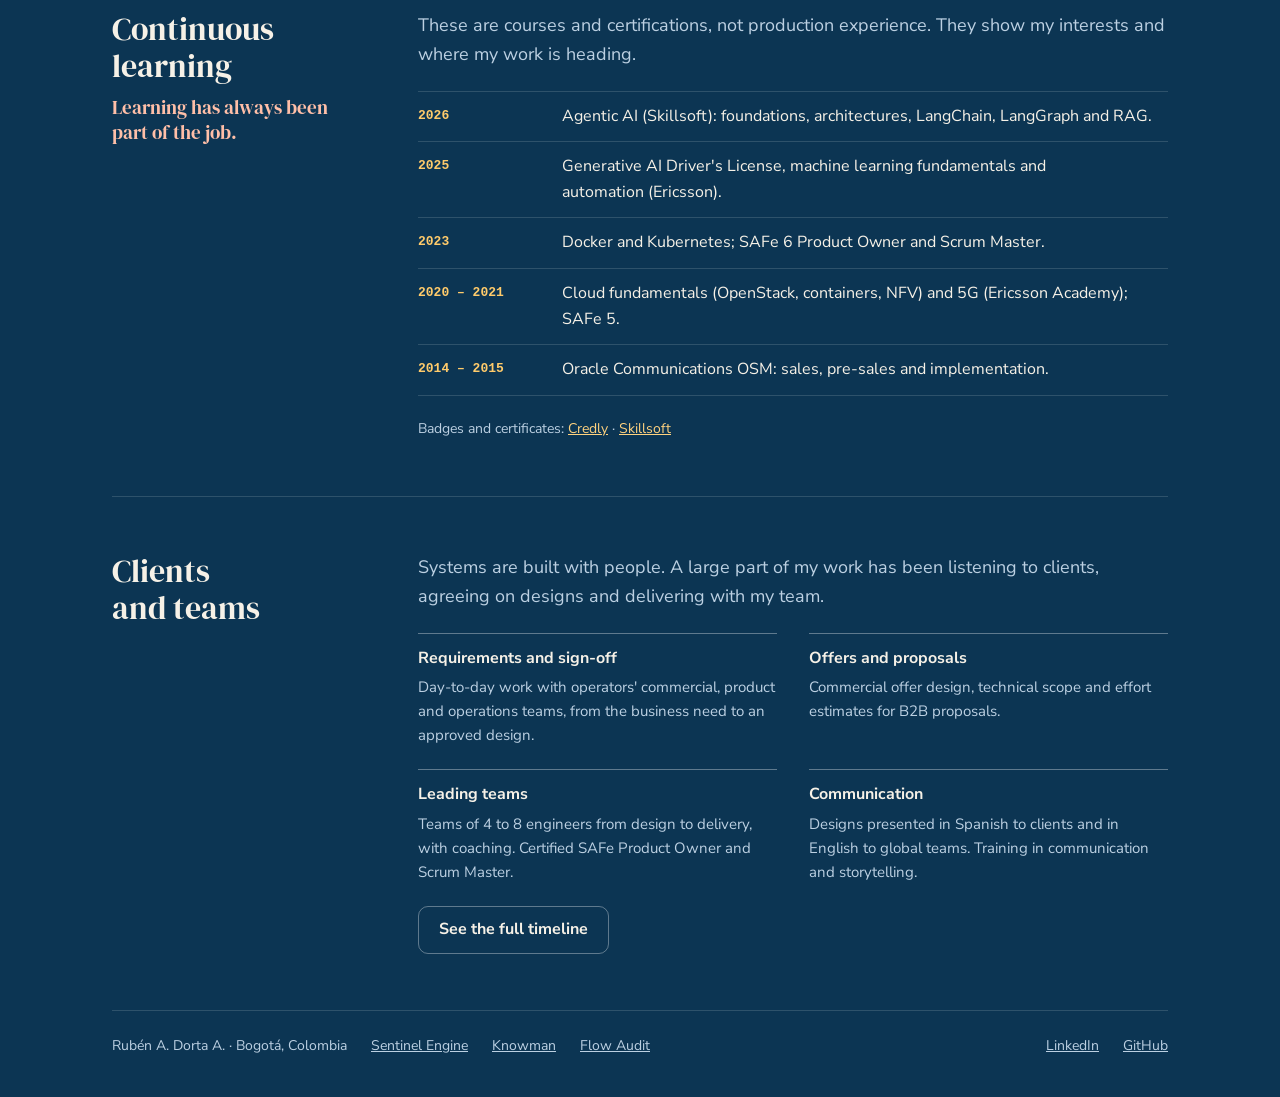
<file: expertise.html>
<!doctype html>
<html lang="en" data-theme="dark">
<head>
<meta charset="utf-8">
<meta name="viewport" content="width=device-width, initial-scale=1">
<title>Expertise · Rubén A. Dorta A.</title>
<meta name="description" content="OSS/BSS, applied AI and client work: how I turn business rules into reliable systems.">
<meta property="og:type" content="website">
<meta property="og:site_name" content="Rubén A. Dorta A.">
<meta property="og:title" content="Expertise · Rubén A. Dorta A.">
<meta property="og:description" content="OSS/BSS, applied AI and client work: how I turn business rules into reliable systems.">
<meta property="og:url" content="https://rdorta27.github.io/expertise.html">
<meta property="og:image" content="https://rdorta27.github.io/og-image.png">
<meta property="og:image:width" content="1200">
<meta property="og:image:height" content="630">
<meta property="og:image:alt" content="Rubén A. Dorta A. · Solution Architect | Applied AI &amp; OSS/BSS">
<meta property="og:locale" content="en_US">
<meta property="og:locale:alternate" content="es_419">
<meta property="og:locale:alternate" content="pt_BR">
<meta name="twitter:card" content="summary_large_image">
<meta name="theme-color" content="#0c3553">
<link rel="icon" href="favicon.svg" type="image/svg+xml">
<link rel="stylesheet" href="style.css">
<link rel="alternate" hreflang="en" href="https://rdorta27.github.io/expertise.html">
<link rel="alternate" hreflang="es-419" href="https://rdorta27.github.io/es-419/expertise.html">
<link rel="alternate" hreflang="pt-BR" href="https://rdorta27.github.io/pt-br/expertise.html">
<link rel="alternate" hreflang="x-default" href="https://rdorta27.github.io/expertise.html">
<script>document.documentElement.classList.add("js");try{if(localStorage.getItem("theme")==="light")document.documentElement.dataset.theme="light"}catch(e){}</script>
<script src="site.js" defer></script>
</head>
<body>
<a class="skip" href="#main">Skip to content</a>
<div class="wrap">
  <header class="top">
    <a class="logo" href="index.html"><img src="favicon.svg" width="30" height="30" alt="">Rubén A. Dorta A.</a>
    <nav class="main-nav" aria-label="Main"><a href="index.html#projects">Projects</a><a href="expertise.html" aria-current="page">Expertise</a><a href="experience.html">Experience</a><a href="index.html#contact">Contact</a></nav>
    <div class="tools">
      <nav class="langs" aria-label="Language"><a href="./expertise.html" hreflang="en" lang="en" aria-current="true">EN</a><a href="es-419/expertise.html" hreflang="es-419" lang="es-419">ES</a><a href="pt-br/expertise.html" hreflang="pt-BR" lang="pt-BR">PT</a></nav>
      <button class="theme-toggle" type="button" data-to-light="Switch to light mode" data-to-dark="Switch to dark mode" aria-label="Switch to light mode"><svg class="i-sun" viewBox="0 0 24 24" width="18" height="18" aria-hidden="true"><circle cx="12" cy="12" r="4.5" fill="currentColor"/><path stroke="currentColor" stroke-width="2" stroke-linecap="round" d="M12 2v2M12 20v2M2 12h2M20 12h2M4.9 4.9l1.4 1.4M17.7 17.7l1.4 1.4M4.9 19.1l1.4-1.4M17.7 6.3l1.4-1.4"/></svg><svg class="i-moon" viewBox="0 0 24 24" width="18" height="18" aria-hidden="true"><path fill="currentColor" d="M21 12.8A9 9 0 1 1 11.2 3a7 7 0 0 0 9.8 9.8z"/></svg></button>
    </div>
  </header>

  <main id="main">
    <section class="hero small">
      <div class="hero-text">
        <span class="eyebrow">Expertise</span>
        <h1>Two fields, one craft.</h1>
        <p class="lead">OSS/BSS and applied AI look different, but they solve the same problem: turning business rules into reliable systems. This map shows how they connect.</p>
      </div>
    </section>

    <section id="oss-bss" class="sec reveal" aria-labelledby="oss-bss-h">
      <div class="sec-head">
        <h2 id="oss-bss-h">OSS/BSS</h2>
        <p class="thread">Where it all started.</p>
      </div>
      <div class="sec-body">
        <p class="lead">OSS/BSS are the systems a telecom operator uses to sell, deliver and bill its services. For 25 years I've turned operators' business rules into these systems, for mobile and fixed operators across Latin America.</p>
        <h3 class="sub">From catalog to bill</h3>
        <p class="note">Select a stage in an order's journey.</p>
        <div class="diagram" data-tabs data-layered>
        <div class="diagram-head">
          <button class="layer-toggle" type="button" aria-pressed="false" data-layer-toggle>Show the AI layer</button>
          <p class="legend">The AI layer doesn't replace any system: it connects to them. Flow Audit is under construction.</p>
        </div>
        <ol class="flow" role="tablist">
          <li><button type="button" role="tab" id="map-t0" aria-controls="map-p0" aria-selected="true"><span class="n">01</span>Catalog</button></li>
          <li><button type="button" role="tab" id="map-t1" aria-controls="map-p1" aria-selected="false"><span class="n">02</span>Order</button></li>
          <li><button type="button" role="tab" id="map-t2" aria-controls="map-p2" aria-selected="false"><span class="n">03</span>Orchestration and BPM</button></li>
          <li><button type="button" role="tab" id="map-t3" aria-controls="map-p3" aria-selected="false"><span class="n">04</span>Provisioning</button></li>
          <li><button type="button" role="tab" id="map-t4" aria-controls="map-p4" aria-selected="false"><span class="n">05</span>Charging and billing</button></li>
        </ol>
        <div class="ai-lane" aria-hidden="true">
          <span class="lane-item" style="grid-column: 1" data-steps="0">Knowman</span>
          <span class="lane-item soon" style="grid-column: 1 / 5; grid-row: 2" data-steps="0 1 2 3">Flow Audit · under construction</span>
          <span class="lane-item" style="grid-column: 5" data-steps="4">Sentinel Engine</span>
        </div>
        <div class="panel" role="tabpanel" id="map-p0" aria-labelledby="map-t0">
          <div class="cols">
            <div><h3>What I've done</h3><p>Designed catalogs on TM Forum SID. One was rationalized from more than 2,000 offers to just over 500.</p></div>
            <div class="ai"><h3>Where AI comes in</h3><p>Knowman searches the documentation by meaning and answers with its sources.</p></div>
          </div>
        </div>
        <div class="panel" role="tabpanel" id="map-p1" aria-labelledby="map-t1">
          <div class="cols">
            <div><h3>What I've done</h3><p>Integrated the catalog with order management and the CRM.</p></div>
            <div class="ai"><h3>Where AI comes in</h3><p>Flow Audit, under construction, follows the order through this stage to show where it gets stuck, without replacing any system.</p></div>
          </div>
        </div>
        <div class="panel" role="tabpanel" id="map-p2" aria-labelledby="map-t2">
          <div class="cols">
            <div><h3>What I've done</h3><p>Built SIP+, a BPM engine, and implemented order orchestration with Oracle OSM.</p></div>
            <div class="ai"><h3>Where AI comes in</h3><p>Flow Audit, under construction, follows the order through this stage to show where it gets stuck, without replacing any system.</p></div>
          </div>
        </div>
        <div class="panel" role="tabpanel" id="map-p3" aria-labelledby="map-t3">
          <div class="cols">
            <div><h3>What I've done</h3><p>Worked on network management tools and their migration between vendors.</p></div>
            <div class="ai"><h3>Where AI comes in</h3><p>Flow Audit, under construction, follows the order through this stage to show where it gets stuck, without replacing any system.</p></div>
          </div>
        </div>
        <div class="panel" role="tabpanel" id="map-p4" aria-labelledby="map-t4">
          <div class="cols">
            <div><h3>What I've done</h3><p>Integrated the catalog with Charging System and BSCS, and led the catalog workstream in the migration to DMP 22.</p></div>
            <div class="ai"><h3>Where AI comes in</h3><p>Sentinel Engine decides on charge disputes with rules in code and customer confirmation.</p></div>
          </div>
        </div>
        </div>
        <p class="note">ECM · CBiO · DMP 22 · Order Care · Charging System · BSCS · Oracle OSM · TM Forum SID · Salesforce · SAFe</p>
        <p class="note"><a href="https://rdorta27.github.io/flow-audit-site/">Flow Audit</a>, my project under construction, builds on this experience.</p>
      </div>
    </section>

    <section id="ai" class="sec reveal" aria-labelledby="ai-h">
      <div class="sec-head">
        <h2 id="ai-h">Applied AI</h2>
        <p class="thread">The same discipline, with new tools.</p>
      </div>
      <div class="sec-body">
        <p class="lead">AI is useful when it fits the business. I combine language models with rules, search and evaluation.</p>
        <h3 class="sub">How an agent decides</h3>
        <p class="note">This is how Sentinel Engine handles a request. Select each step.</p>
        <div class="diagram" data-tabs>
        <ol class="flow" role="tablist">
          <li><button type="button" role="tab" id="agent-t0" aria-controls="agent-p0" aria-selected="true"><span class="n">01</span>Request</button></li>
          <li><button type="button" role="tab" id="agent-t1" aria-controls="agent-p1" aria-selected="false"><span class="n">02</span>AI understands</button></li>
          <li><button type="button" role="tab" id="agent-t2" aria-controls="agent-p2" aria-selected="false"><span class="n">03</span>Rules in code</button></li>
          <li><button type="button" role="tab" id="agent-t3" aria-controls="agent-p3" aria-selected="false"><span class="n">04</span>Confirmation</button></li>
          <li><button type="button" role="tab" id="agent-t4" aria-controls="agent-p4" aria-selected="false"><span class="n">05</span>Evidence</button></li>
        </ol>
        <div class="panel" role="tabpanel" id="agent-p0" aria-labelledby="agent-t0">
          <p>The customer writes in their own words, in Spanish or Portuguese.</p>
        </div>
        <div class="panel" role="tabpanel" id="agent-p1" aria-labelledby="agent-t1">
          <p>The model only identifies what the customer wants. It doesn't decide anything.</p>
        </div>
        <div class="panel" role="tabpanel" id="agent-p2" aria-labelledby="agent-t2">
          <p>The bank's policy, data protection and validations live in code, not in the prompt.</p>
        </div>
        <div class="panel" role="tabpanel" id="agent-p3" aria-labelledby="agent-t3">
          <p>Nothing runs until the customer confirms. When needed, the case goes to an advisor.</p>
        </div>
        <div class="panel" role="tabpanel" id="agent-p4" aria-labelledby="agent-t4">
          <p>Every decision is recorded, and every version passes an evaluation before release.</p>
        </div>
        </div>
        <ul class="items">
          <li><h3>RAG and semantic search</h3><p>Search by meaning, not just keywords, with answers that cite their sources. Knowman uses Postgres with pgvector and local models with Ollama.</p></li>
          <li><h3>Evaluation and testing</h3><p>Every prompt and every change is measured against reference data before release, and the results are saved so they can be compared.</p></li>
        </ul>
      </div>
    </section>

    <section id="learning" class="sec reveal" aria-labelledby="learning-h">
      <div class="sec-head">
        <h2 id="learning-h">Continuous learning</h2>
        <p class="thread">Learning has always been part of the job.</p>
      </div>
      <div class="sec-body">
        <p class="lead">These are courses and certifications, not production experience. They show my interests and where my work is heading.</p>
        <ul class="years">
          <li><span class="year">2026</span><p>Agentic AI (Skillsoft): foundations, architectures, LangChain, LangGraph and RAG.</p></li>
          <li><span class="year">2025</span><p>Generative AI Driver's License, machine learning fundamentals and automation (Ericsson).</p></li>
          <li><span class="year">2023</span><p>Docker and Kubernetes; SAFe 6 Product Owner and Scrum Master.</p></li>
          <li><span class="year">2020 – 2021</span><p>Cloud fundamentals (OpenStack, containers, NFV) and 5G (Ericsson Academy); SAFe 5.</p></li>
          <li><span class="year">2014 – 2015</span><p>Oracle Communications OSM: sales, pre-sales and implementation.</p></li>
        </ul>
        <p class="note">Badges and certificates: <a href="https://www.credly.com/users/ruben-dorta/badges">Credly</a> · <a href="https://skillsoft.digitalbadges-eu.skillsoft.com/profile/eu-rubenantoniodortaarevalo956343/wallet">Skillsoft</a></p>
      </div>
    </section>

    <section id="clients" class="sec reveal" aria-labelledby="clients-h">
      <div class="sec-head">
        <h2 id="clients-h">Clients and teams</h2>
      </div>
      <div class="sec-body">
        <p class="lead">Systems are built with people. A large part of my work has been listening to clients, agreeing on designs and delivering with my team.</p>
        <ul class="items">
          <li><h3>Requirements and sign-off</h3><p>Day-to-day work with operators' commercial, product and operations teams, from the business need to an approved design.</p></li>
          <li><h3>Offers and proposals</h3><p>Commercial offer design, technical scope and effort estimates for B2B proposals.</p></li>
          <li><h3>Leading teams</h3><p>Teams of 4 to 8 engineers from design to delivery, with coaching. Certified SAFe Product Owner and Scrum Master.</p></li>
          <li><h3>Communication</h3><p>Designs presented in Spanish to clients and in English to global teams. Training in communication and storytelling.</p></li>
        </ul>
        <div class="row"><a class="btn alt" href="experience.html">See the full timeline</a></div>
      </div>
    </section>
  </main>
  <footer>
    <span>Rubén A. Dorta A. · Bogotá, Colombia</span>
    <a href="https://github.com/rdorta27/sentinel-engine">Sentinel Engine</a>
    <a href="https://github.com/rdorta27/knowman">Knowman</a>
    <a href="https://github.com/rdorta27/flow-audit">Flow Audit</a>
    <a class="grow" href="https://www.linkedin.com/in/ruben-a-dorta/">LinkedIn</a>
    <a href="https://github.com/rdorta27">GitHub</a>
  </footer>
</div>
</body>
</html>
</file>
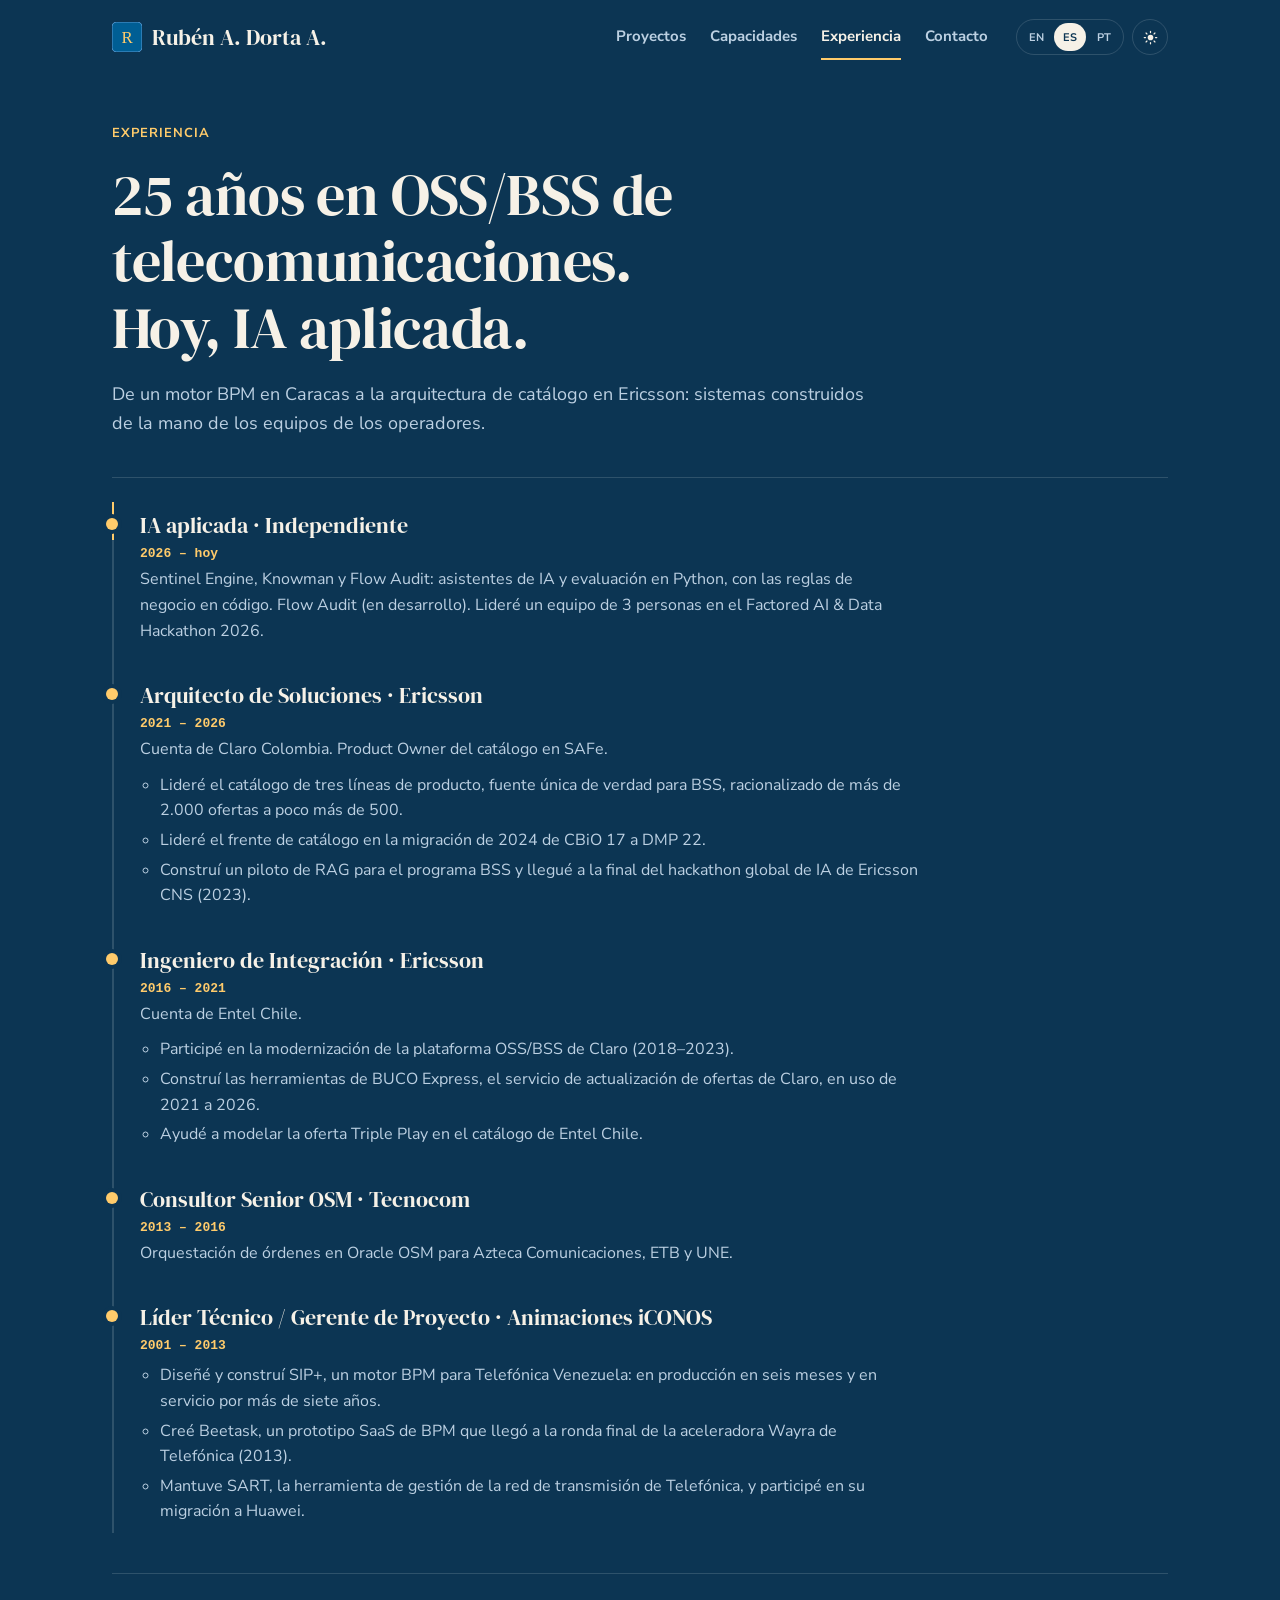
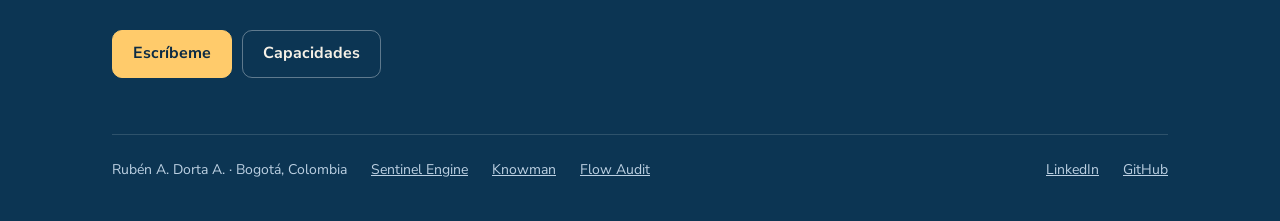
<file: es-419/experience.html>
<!doctype html>
<html lang="es-419" data-theme="dark">
<head>
<meta charset="utf-8">
<meta name="viewport" content="width=device-width, initial-scale=1">
<title>Experiencia · Rubén A. Dorta A.</title>
<meta name="description" content="Trayectoria: 25 años en OSS/BSS de telecomunicaciones, de Telefónica Venezuela a Ericsson, y hoy IA aplicada.">
<meta property="og:type" content="website">
<meta property="og:site_name" content="Rubén A. Dorta A.">
<meta property="og:title" content="Experiencia · Rubén A. Dorta A.">
<meta property="og:description" content="Trayectoria: 25 años en OSS/BSS de telecomunicaciones, de Telefónica Venezuela a Ericsson, y hoy IA aplicada.">
<meta property="og:url" content="https://rdorta27.github.io/es-419/experience.html">
<meta property="og:image" content="https://rdorta27.github.io/og-image.png">
<meta property="og:image:width" content="1200">
<meta property="og:image:height" content="630">
<meta property="og:image:alt" content="Rubén A. Dorta A. · Solution Architect | Applied AI &amp; OSS/BSS">
<meta property="og:locale" content="es_419">
<meta property="og:locale:alternate" content="en_US">
<meta property="og:locale:alternate" content="pt_BR">
<meta name="twitter:card" content="summary_large_image">
<meta name="theme-color" content="#0c3553">
<link rel="icon" href="../favicon.svg" type="image/svg+xml">
<link rel="stylesheet" href="../style.css">
<link rel="alternate" hreflang="en" href="https://rdorta27.github.io/experience.html">
<link rel="alternate" hreflang="es-419" href="https://rdorta27.github.io/es-419/experience.html">
<link rel="alternate" hreflang="pt-BR" href="https://rdorta27.github.io/pt-br/experience.html">
<link rel="alternate" hreflang="x-default" href="https://rdorta27.github.io/experience.html">
<script>document.documentElement.classList.add("js");try{if(localStorage.getItem("theme")==="light")document.documentElement.dataset.theme="light"}catch(e){}</script>
<script src="../site.js" defer></script>
</head>
<body>
<a class="skip" href="#main">Saltar al contenido</a>
<div class="wrap">
  <header class="top">
    <a class="logo" href="index.html"><img src="../favicon.svg" width="30" height="30" alt="">Rubén A. Dorta A.</a>
    <nav class="main-nav" aria-label="Principal"><a href="index.html#projects">Proyectos</a><a href="expertise.html">Capacidades</a><a href="experience.html" aria-current="page">Experiencia</a><a href="index.html#contact">Contacto</a></nav>
    <div class="tools">
      <nav class="langs" aria-label="Idioma"><a href="../experience.html" hreflang="en" lang="en">EN</a><a href="./experience.html" hreflang="es-419" lang="es-419" aria-current="true">ES</a><a href="../pt-br/experience.html" hreflang="pt-BR" lang="pt-BR">PT</a></nav>
      <button class="theme-toggle" type="button" data-to-light="Cambiar a modo claro" data-to-dark="Cambiar a modo oscuro" aria-label="Cambiar a modo claro"><svg class="i-sun" viewBox="0 0 24 24" width="18" height="18" aria-hidden="true"><circle cx="12" cy="12" r="4.5" fill="currentColor"/><path stroke="currentColor" stroke-width="2" stroke-linecap="round" d="M12 2v2M12 20v2M2 12h2M20 12h2M4.9 4.9l1.4 1.4M17.7 17.7l1.4 1.4M4.9 19.1l1.4-1.4M17.7 6.3l1.4-1.4"/></svg><svg class="i-moon" viewBox="0 0 24 24" width="18" height="18" aria-hidden="true"><path fill="currentColor" d="M21 12.8A9 9 0 1 1 11.2 3a7 7 0 0 0 9.8 9.8z"/></svg></button>
    </div>
  </header>

  <main id="main">
    <section class="hero small">
      <div class="hero-text">
        <span class="eyebrow">Experiencia</span>
        <h1>25 años en OSS/BSS de telecomunicaciones. Hoy, IA aplicada.</h1>
        <p class="lead">De un motor BPM en Caracas a la arquitectura de catálogo en Ericsson: sistemas construidos de la mano de los equipos de los operadores.</p>
      </div>
    </section>

    <section id="timeline" class="timeline-sec" aria-label="Trayectoria profesional">
      <ul class="timeline">
        <li class="entry">
          <h2 class="role">IA aplicada · Independiente</h2>
          <span class="meta">2026 – hoy</span>
          <p class="context">Sentinel Engine, Knowman y Flow Audit: asistentes de IA y evaluación en Python, con las reglas de negocio en código. Flow Audit (en desarrollo). Lideré un equipo de 3 personas en el Factored AI &amp; Data Hackathon 2026.</p>
        </li>
        <li class="entry">
          <h2 class="role">Arquitecto de Soluciones · Ericsson</h2>
          <span class="meta">2021 – 2026</span>
          <p class="context">Cuenta de Claro Colombia. Product Owner del catálogo en SAFe.</p>
          <ul>
            <li>Lideré el catálogo de tres líneas de producto, fuente única de verdad para BSS, racionalizado de más de 2.000 ofertas a poco más de 500.</li>
            <li>Lideré el frente de catálogo en la migración de 2024 de CBiO 17 a DMP 22.</li>
            <li>Construí un piloto de RAG para el programa BSS y llegué a la final del hackathon global de IA de Ericsson CNS (2023).</li>
          </ul>
        </li>
        <li class="entry">
          <h2 class="role">Ingeniero de Integración · Ericsson</h2>
          <span class="meta">2016 – 2021</span>
          <p class="context">Cuenta de Entel Chile.</p>
          <ul>
            <li>Participé en la modernización de la plataforma OSS/BSS de Claro (2018–2023).</li>
            <li>Construí las herramientas de BUCO Express, el servicio de actualización de ofertas de Claro, en uso de 2021 a 2026.</li>
            <li>Ayudé a modelar la oferta Triple Play en el catálogo de Entel Chile.</li>
          </ul>
        </li>
        <li class="entry">
          <h2 class="role">Consultor Senior OSM · Tecnocom</h2>
          <span class="meta">2013 – 2016</span>
          <p class="context">Orquestación de órdenes en Oracle OSM para Azteca Comunicaciones, ETB y UNE.</p>
        </li>
        <li class="entry">
          <h2 class="role">Líder Técnico / Gerente de Proyecto · Animaciones iCONOS</h2>
          <span class="meta">2001 – 2013</span>
          <ul>
            <li>Diseñé y construí SIP+, un motor BPM para Telefónica Venezuela: en producción en seis meses y en servicio por más de siete años.</li>
            <li>Creé Beetask, un prototipo SaaS de BPM que llegó a la ronda final de la aceleradora Wayra de Telefónica (2013).</li>
            <li>Mantuve SART, la herramienta de gestión de la red de transmisión de Telefónica, y participé en su migración a Huawei.</li>
          </ul>
        </li>
      </ul>
    </section>

    <section class="sec cta" aria-label="Contacto">
      <div class="row"><a class="btn" href="index.html#contact">Escríbeme</a><a class="btn alt" href="expertise.html">Capacidades</a></div>
    </section>
  </main>
  <footer>
    <span>Rubén A. Dorta A. · Bogotá, Colombia</span>
    <a href="https://github.com/rdorta27/sentinel-engine">Sentinel Engine</a>
    <a href="https://github.com/rdorta27/knowman">Knowman</a>
    <a href="https://github.com/rdorta27/flow-audit">Flow Audit</a>
    <a class="grow" href="https://www.linkedin.com/in/ruben-a-dorta/">LinkedIn</a>
    <a href="https://github.com/rdorta27">GitHub</a>
  </footer>
</div>
</body>
</html>
</file>
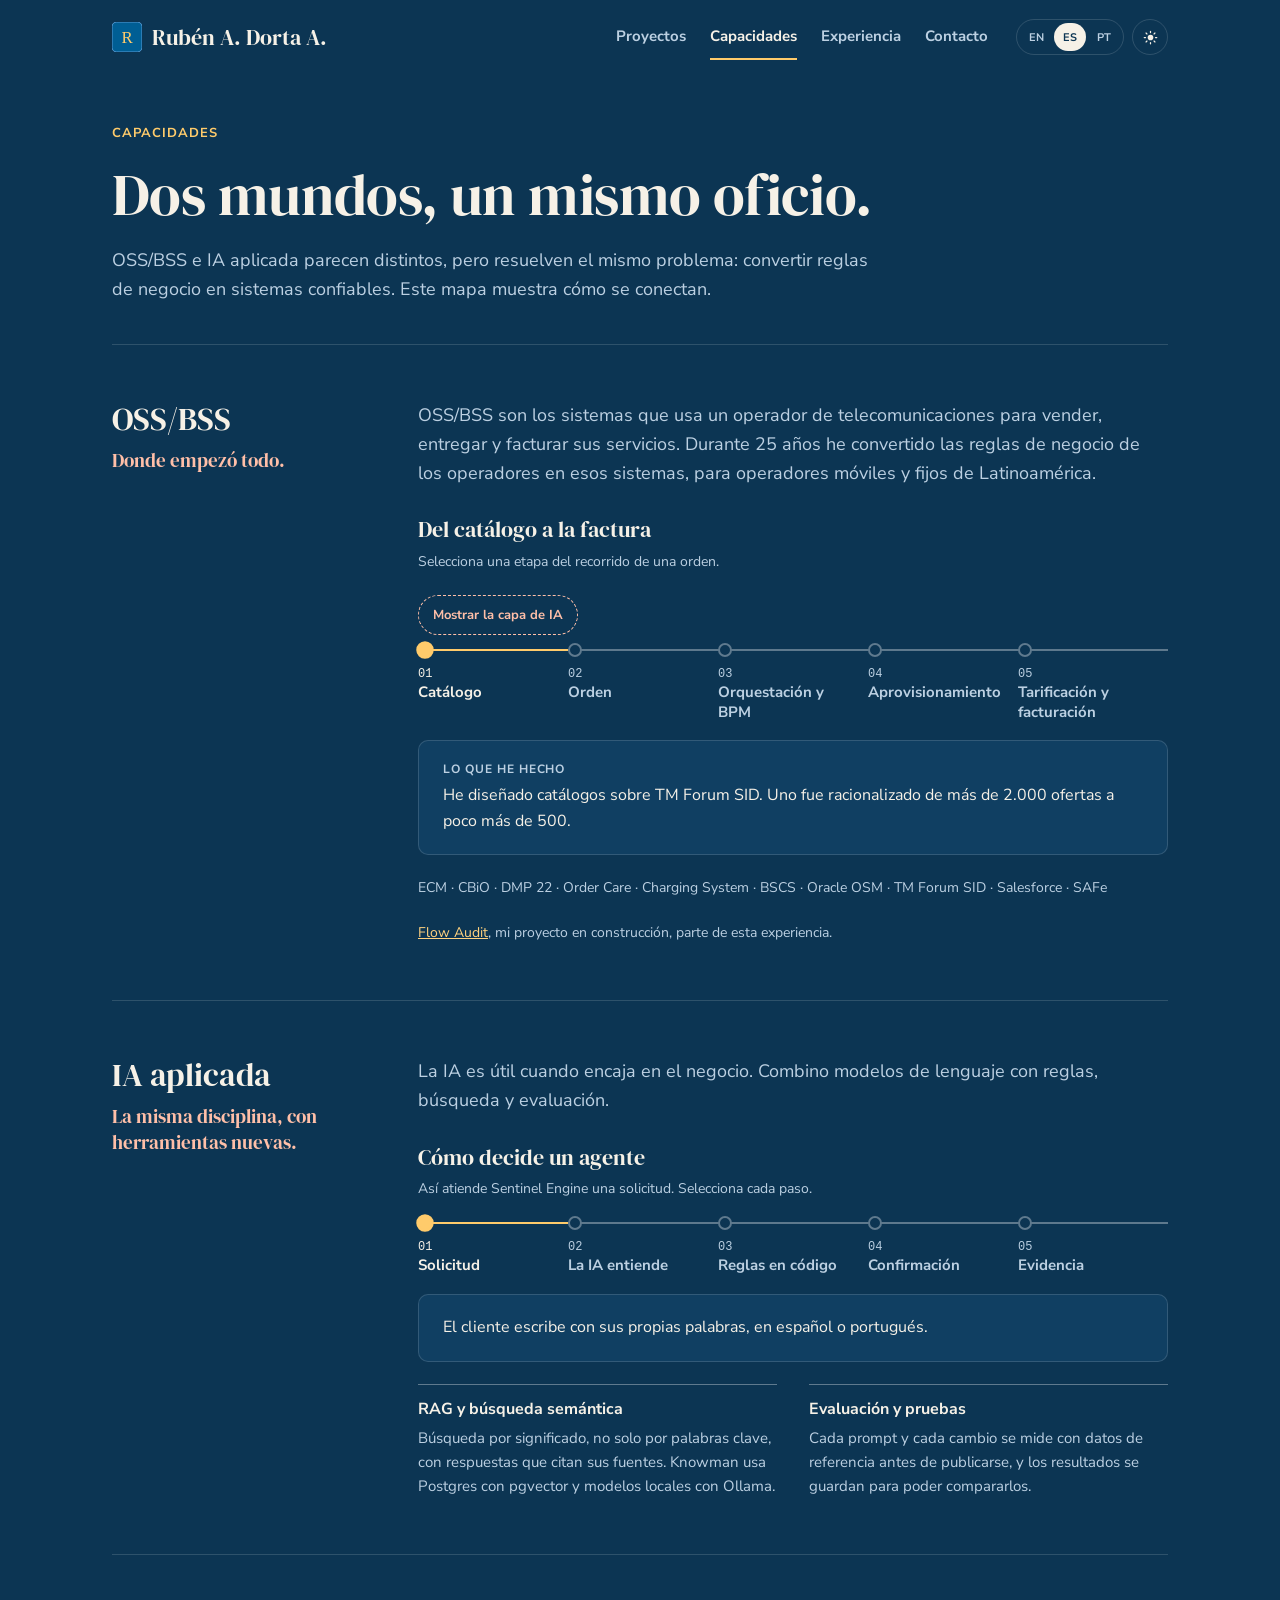
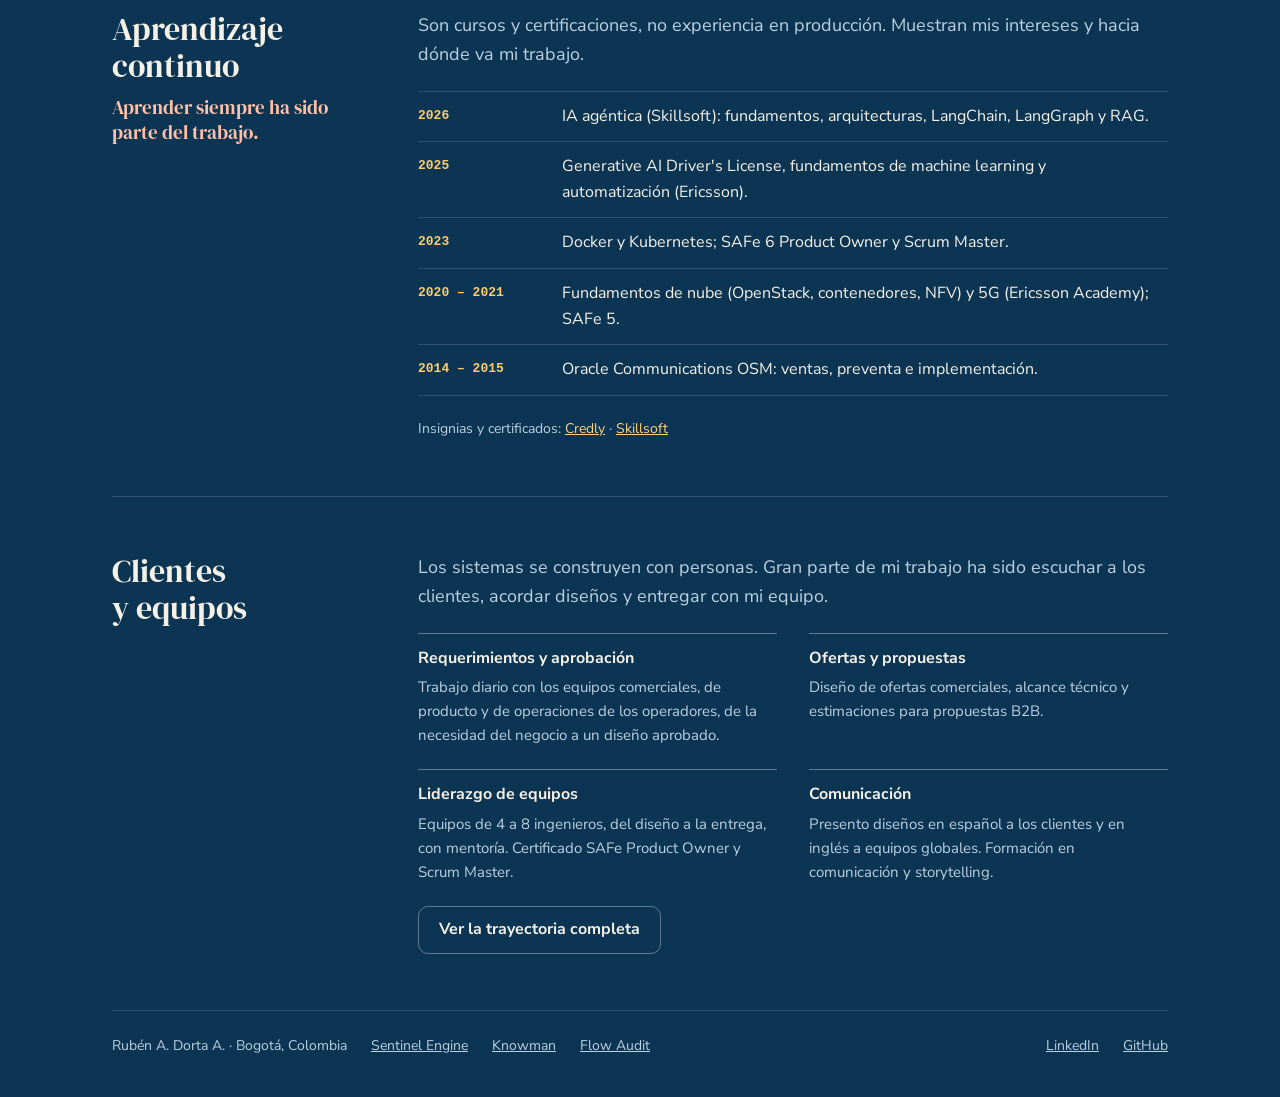
<file: es-419/expertise.html>
<!doctype html>
<html lang="es-419" data-theme="dark">
<head>
<meta charset="utf-8">
<meta name="viewport" content="width=device-width, initial-scale=1">
<title>Capacidades · Rubén A. Dorta A.</title>
<meta name="description" content="OSS/BSS, IA aplicada y trabajo con clientes: cómo convierto reglas de negocio en sistemas confiables.">
<meta property="og:type" content="website">
<meta property="og:site_name" content="Rubén A. Dorta A.">
<meta property="og:title" content="Capacidades · Rubén A. Dorta A.">
<meta property="og:description" content="OSS/BSS, IA aplicada y trabajo con clientes: cómo convierto reglas de negocio en sistemas confiables.">
<meta property="og:url" content="https://rdorta27.github.io/es-419/expertise.html">
<meta property="og:image" content="https://rdorta27.github.io/og-image.png">
<meta property="og:image:width" content="1200">
<meta property="og:image:height" content="630">
<meta property="og:image:alt" content="Rubén A. Dorta A. · Solution Architect | Applied AI &amp; OSS/BSS">
<meta property="og:locale" content="es_419">
<meta property="og:locale:alternate" content="en_US">
<meta property="og:locale:alternate" content="pt_BR">
<meta name="twitter:card" content="summary_large_image">
<meta name="theme-color" content="#0c3553">
<link rel="icon" href="../favicon.svg" type="image/svg+xml">
<link rel="stylesheet" href="../style.css">
<link rel="alternate" hreflang="en" href="https://rdorta27.github.io/expertise.html">
<link rel="alternate" hreflang="es-419" href="https://rdorta27.github.io/es-419/expertise.html">
<link rel="alternate" hreflang="pt-BR" href="https://rdorta27.github.io/pt-br/expertise.html">
<link rel="alternate" hreflang="x-default" href="https://rdorta27.github.io/expertise.html">
<script>document.documentElement.classList.add("js");try{if(localStorage.getItem("theme")==="light")document.documentElement.dataset.theme="light"}catch(e){}</script>
<script src="../site.js" defer></script>
</head>
<body>
<a class="skip" href="#main">Saltar al contenido</a>
<div class="wrap">
  <header class="top">
    <a class="logo" href="index.html"><img src="../favicon.svg" width="30" height="30" alt="">Rubén A. Dorta A.</a>
    <nav class="main-nav" aria-label="Principal"><a href="index.html#projects">Proyectos</a><a href="expertise.html" aria-current="page">Capacidades</a><a href="experience.html">Experiencia</a><a href="index.html#contact">Contacto</a></nav>
    <div class="tools">
      <nav class="langs" aria-label="Idioma"><a href="../expertise.html" hreflang="en" lang="en">EN</a><a href="./expertise.html" hreflang="es-419" lang="es-419" aria-current="true">ES</a><a href="../pt-br/expertise.html" hreflang="pt-BR" lang="pt-BR">PT</a></nav>
      <button class="theme-toggle" type="button" data-to-light="Cambiar a modo claro" data-to-dark="Cambiar a modo oscuro" aria-label="Cambiar a modo claro"><svg class="i-sun" viewBox="0 0 24 24" width="18" height="18" aria-hidden="true"><circle cx="12" cy="12" r="4.5" fill="currentColor"/><path stroke="currentColor" stroke-width="2" stroke-linecap="round" d="M12 2v2M12 20v2M2 12h2M20 12h2M4.9 4.9l1.4 1.4M17.7 17.7l1.4 1.4M4.9 19.1l1.4-1.4M17.7 6.3l1.4-1.4"/></svg><svg class="i-moon" viewBox="0 0 24 24" width="18" height="18" aria-hidden="true"><path fill="currentColor" d="M21 12.8A9 9 0 1 1 11.2 3a7 7 0 0 0 9.8 9.8z"/></svg></button>
    </div>
  </header>

  <main id="main">
    <section class="hero small">
      <div class="hero-text">
        <span class="eyebrow">Capacidades</span>
        <h1>Dos mundos, un mismo oficio.</h1>
        <p class="lead">OSS/BSS e IA aplicada parecen distintos, pero resuelven el mismo problema: convertir reglas de negocio en sistemas confiables. Este mapa muestra cómo se conectan.</p>
      </div>
    </section>

    <section id="oss-bss" class="sec reveal" aria-labelledby="oss-bss-h">
      <div class="sec-head">
        <h2 id="oss-bss-h">OSS/BSS</h2>
        <p class="thread">Donde empezó todo.</p>
      </div>
      <div class="sec-body">
        <p class="lead">OSS/BSS son los sistemas que usa un operador de telecomunicaciones para vender, entregar y facturar sus servicios. Durante 25 años he convertido las reglas de negocio de los operadores en esos sistemas, para operadores móviles y fijos de Latinoamérica.</p>
        <h3 class="sub">Del catálogo a la factura</h3>
        <p class="note">Selecciona una etapa del recorrido de una orden.</p>
        <div class="diagram" data-tabs data-layered>
        <div class="diagram-head">
          <button class="layer-toggle" type="button" aria-pressed="false" data-layer-toggle>Mostrar la capa de IA</button>
          <p class="legend">La capa de IA no reemplaza ningún sistema: se conecta a ellos. Flow Audit está en construcción.</p>
        </div>
        <ol class="flow" role="tablist">
          <li><button type="button" role="tab" id="map-t0" aria-controls="map-p0" aria-selected="true"><span class="n">01</span>Catálogo</button></li>
          <li><button type="button" role="tab" id="map-t1" aria-controls="map-p1" aria-selected="false"><span class="n">02</span>Orden</button></li>
          <li><button type="button" role="tab" id="map-t2" aria-controls="map-p2" aria-selected="false"><span class="n">03</span>Orquestación y BPM</button></li>
          <li><button type="button" role="tab" id="map-t3" aria-controls="map-p3" aria-selected="false"><span class="n">04</span>Aprovisionamiento</button></li>
          <li><button type="button" role="tab" id="map-t4" aria-controls="map-p4" aria-selected="false"><span class="n">05</span>Tarificación y facturación</button></li>
        </ol>
        <div class="ai-lane" aria-hidden="true">
          <span class="lane-item" style="grid-column: 1" data-steps="0">Knowman</span>
          <span class="lane-item soon" style="grid-column: 1 / 5; grid-row: 2" data-steps="0 1 2 3">Flow Audit · en construcción</span>
          <span class="lane-item" style="grid-column: 5" data-steps="4">Sentinel Engine</span>
        </div>
        <div class="panel" role="tabpanel" id="map-p0" aria-labelledby="map-t0">
          <div class="cols">
            <div><h3>Lo que he hecho</h3><p>He diseñado catálogos sobre TM Forum SID. Uno fue racionalizado de más de 2.000 ofertas a poco más de 500.</p></div>
            <div class="ai"><h3>Dónde entra la IA</h3><p>Knowman consulta la documentación por significado y responde citando sus fuentes.</p></div>
          </div>
        </div>
        <div class="panel" role="tabpanel" id="map-p1" aria-labelledby="map-t1">
          <div class="cols">
            <div><h3>Lo que he hecho</h3><p>He integrado el catálogo con la gestión de órdenes y con el CRM.</p></div>
            <div class="ai"><h3>Dónde entra la IA</h3><p>Flow Audit, en construcción, sigue la orden por esta etapa para mostrar dónde se atora, sin reemplazar ningún sistema.</p></div>
          </div>
        </div>
        <div class="panel" role="tabpanel" id="map-p2" aria-labelledby="map-t2">
          <div class="cols">
            <div><h3>Lo que he hecho</h3><p>He construido SIP+, un motor BPM, y he implementado orquestación de órdenes con Oracle OSM.</p></div>
            <div class="ai"><h3>Dónde entra la IA</h3><p>Flow Audit, en construcción, sigue la orden por esta etapa para mostrar dónde se atora, sin reemplazar ningún sistema.</p></div>
          </div>
        </div>
        <div class="panel" role="tabpanel" id="map-p3" aria-labelledby="map-t3">
          <div class="cols">
            <div><h3>Lo que he hecho</h3><p>He trabajado con herramientas de gestión de red y su migración entre fabricantes.</p></div>
            <div class="ai"><h3>Dónde entra la IA</h3><p>Flow Audit, en construcción, sigue la orden por esta etapa para mostrar dónde se atora, sin reemplazar ningún sistema.</p></div>
          </div>
        </div>
        <div class="panel" role="tabpanel" id="map-p4" aria-labelledby="map-t4">
          <div class="cols">
            <div><h3>Lo que he hecho</h3><p>He integrado el catálogo con Charging System y BSCS, y he liderado el frente de catálogo en la migración a DMP 22.</p></div>
            <div class="ai"><h3>Dónde entra la IA</h3><p>Sentinel Engine decide sobre disputas de cargos con reglas en código y confirmación del cliente.</p></div>
          </div>
        </div>
        </div>
        <p class="note">ECM · CBiO · DMP 22 · Order Care · Charging System · BSCS · Oracle OSM · TM Forum SID · Salesforce · SAFe</p>
        <p class="note"><a href="https://rdorta27.github.io/flow-audit-site/">Flow Audit</a>, mi proyecto en construcción, parte de esta experiencia.</p>
      </div>
    </section>

    <section id="ai" class="sec reveal" aria-labelledby="ai-h">
      <div class="sec-head">
        <h2 id="ai-h">IA aplicada</h2>
        <p class="thread">La misma disciplina, con herramientas nuevas.</p>
      </div>
      <div class="sec-body">
        <p class="lead">La IA es útil cuando encaja en el negocio. Combino modelos de lenguaje con reglas, búsqueda y evaluación.</p>
        <h3 class="sub">Cómo decide un agente</h3>
        <p class="note">Así atiende Sentinel Engine una solicitud. Selecciona cada paso.</p>
        <div class="diagram" data-tabs>
        <ol class="flow" role="tablist">
          <li><button type="button" role="tab" id="agent-t0" aria-controls="agent-p0" aria-selected="true"><span class="n">01</span>Solicitud</button></li>
          <li><button type="button" role="tab" id="agent-t1" aria-controls="agent-p1" aria-selected="false"><span class="n">02</span>La IA entiende</button></li>
          <li><button type="button" role="tab" id="agent-t2" aria-controls="agent-p2" aria-selected="false"><span class="n">03</span>Reglas en código</button></li>
          <li><button type="button" role="tab" id="agent-t3" aria-controls="agent-p3" aria-selected="false"><span class="n">04</span>Confirmación</button></li>
          <li><button type="button" role="tab" id="agent-t4" aria-controls="agent-p4" aria-selected="false"><span class="n">05</span>Evidencia</button></li>
        </ol>
        <div class="panel" role="tabpanel" id="agent-p0" aria-labelledby="agent-t0">
          <p>El cliente escribe con sus propias palabras, en español o portugués.</p>
        </div>
        <div class="panel" role="tabpanel" id="agent-p1" aria-labelledby="agent-t1">
          <p>El modelo solo identifica qué quiere el cliente. No decide nada.</p>
        </div>
        <div class="panel" role="tabpanel" id="agent-p2" aria-labelledby="agent-t2">
          <p>La política del banco, la protección de datos y las validaciones están en código, no en el prompt.</p>
        </div>
        <div class="panel" role="tabpanel" id="agent-p3" aria-labelledby="agent-t3">
          <p>Nada se ejecuta sin que el cliente confirme. Si hace falta, el caso pasa a un asesor.</p>
        </div>
        <div class="panel" role="tabpanel" id="agent-p4" aria-labelledby="agent-t4">
          <p>Cada decisión queda registrada y cada versión pasa una evaluación antes de publicarse.</p>
        </div>
        </div>
        <ul class="items">
          <li><h3>RAG y búsqueda semántica</h3><p>Búsqueda por significado, no solo por palabras clave, con respuestas que citan sus fuentes. Knowman usa Postgres con pgvector y modelos locales con Ollama.</p></li>
          <li><h3>Evaluación y pruebas</h3><p>Cada prompt y cada cambio se mide con datos de referencia antes de publicarse, y los resultados se guardan para poder compararlos.</p></li>
        </ul>
      </div>
    </section>

    <section id="learning" class="sec reveal" aria-labelledby="learning-h">
      <div class="sec-head">
        <h2 id="learning-h">Aprendizaje continuo</h2>
        <p class="thread">Aprender siempre ha sido parte del trabajo.</p>
      </div>
      <div class="sec-body">
        <p class="lead">Son cursos y certificaciones, no experiencia en producción. Muestran mis intereses y hacia dónde va mi trabajo.</p>
        <ul class="years">
          <li><span class="year">2026</span><p>IA agéntica (Skillsoft): fundamentos, arquitecturas, LangChain, LangGraph y RAG.</p></li>
          <li><span class="year">2025</span><p>Generative AI Driver's License, fundamentos de machine learning y automatización (Ericsson).</p></li>
          <li><span class="year">2023</span><p>Docker y Kubernetes; SAFe 6 Product Owner y Scrum Master.</p></li>
          <li><span class="year">2020 – 2021</span><p>Fundamentos de nube (OpenStack, contenedores, NFV) y 5G (Ericsson Academy); SAFe 5.</p></li>
          <li><span class="year">2014 – 2015</span><p>Oracle Communications OSM: ventas, preventa e implementación.</p></li>
        </ul>
        <p class="note">Insignias y certificados: <a href="https://www.credly.com/users/ruben-dorta/badges">Credly</a> · <a href="https://skillsoft.digitalbadges-eu.skillsoft.com/profile/eu-rubenantoniodortaarevalo956343/wallet">Skillsoft</a></p>
      </div>
    </section>

    <section id="clients" class="sec reveal" aria-labelledby="clients-h">
      <div class="sec-head">
        <h2 id="clients-h">Clientes y equipos</h2>
      </div>
      <div class="sec-body">
        <p class="lead">Los sistemas se construyen con personas. Gran parte de mi trabajo ha sido escuchar a los clientes, acordar diseños y entregar con mi equipo.</p>
        <ul class="items">
          <li><h3>Requerimientos y aprobación</h3><p>Trabajo diario con los equipos comerciales, de producto y de operaciones de los operadores, de la necesidad del negocio a un diseño aprobado.</p></li>
          <li><h3>Ofertas y propuestas</h3><p>Diseño de ofertas comerciales, alcance técnico y estimaciones para propuestas B2B.</p></li>
          <li><h3>Liderazgo de equipos</h3><p>Equipos de 4 a 8 ingenieros, del diseño a la entrega, con mentoría. Certificado SAFe Product Owner y Scrum Master.</p></li>
          <li><h3>Comunicación</h3><p>Presento diseños en español a los clientes y en inglés a equipos globales. Formación en comunicación y storytelling.</p></li>
        </ul>
        <div class="row"><a class="btn alt" href="experience.html">Ver la trayectoria completa</a></div>
      </div>
    </section>
  </main>
  <footer>
    <span>Rubén A. Dorta A. · Bogotá, Colombia</span>
    <a href="https://github.com/rdorta27/sentinel-engine">Sentinel Engine</a>
    <a href="https://github.com/rdorta27/knowman">Knowman</a>
    <a href="https://github.com/rdorta27/flow-audit">Flow Audit</a>
    <a class="grow" href="https://www.linkedin.com/in/ruben-a-dorta/">LinkedIn</a>
    <a href="https://github.com/rdorta27">GitHub</a>
  </footer>
</div>
</body>
</html>
</file>
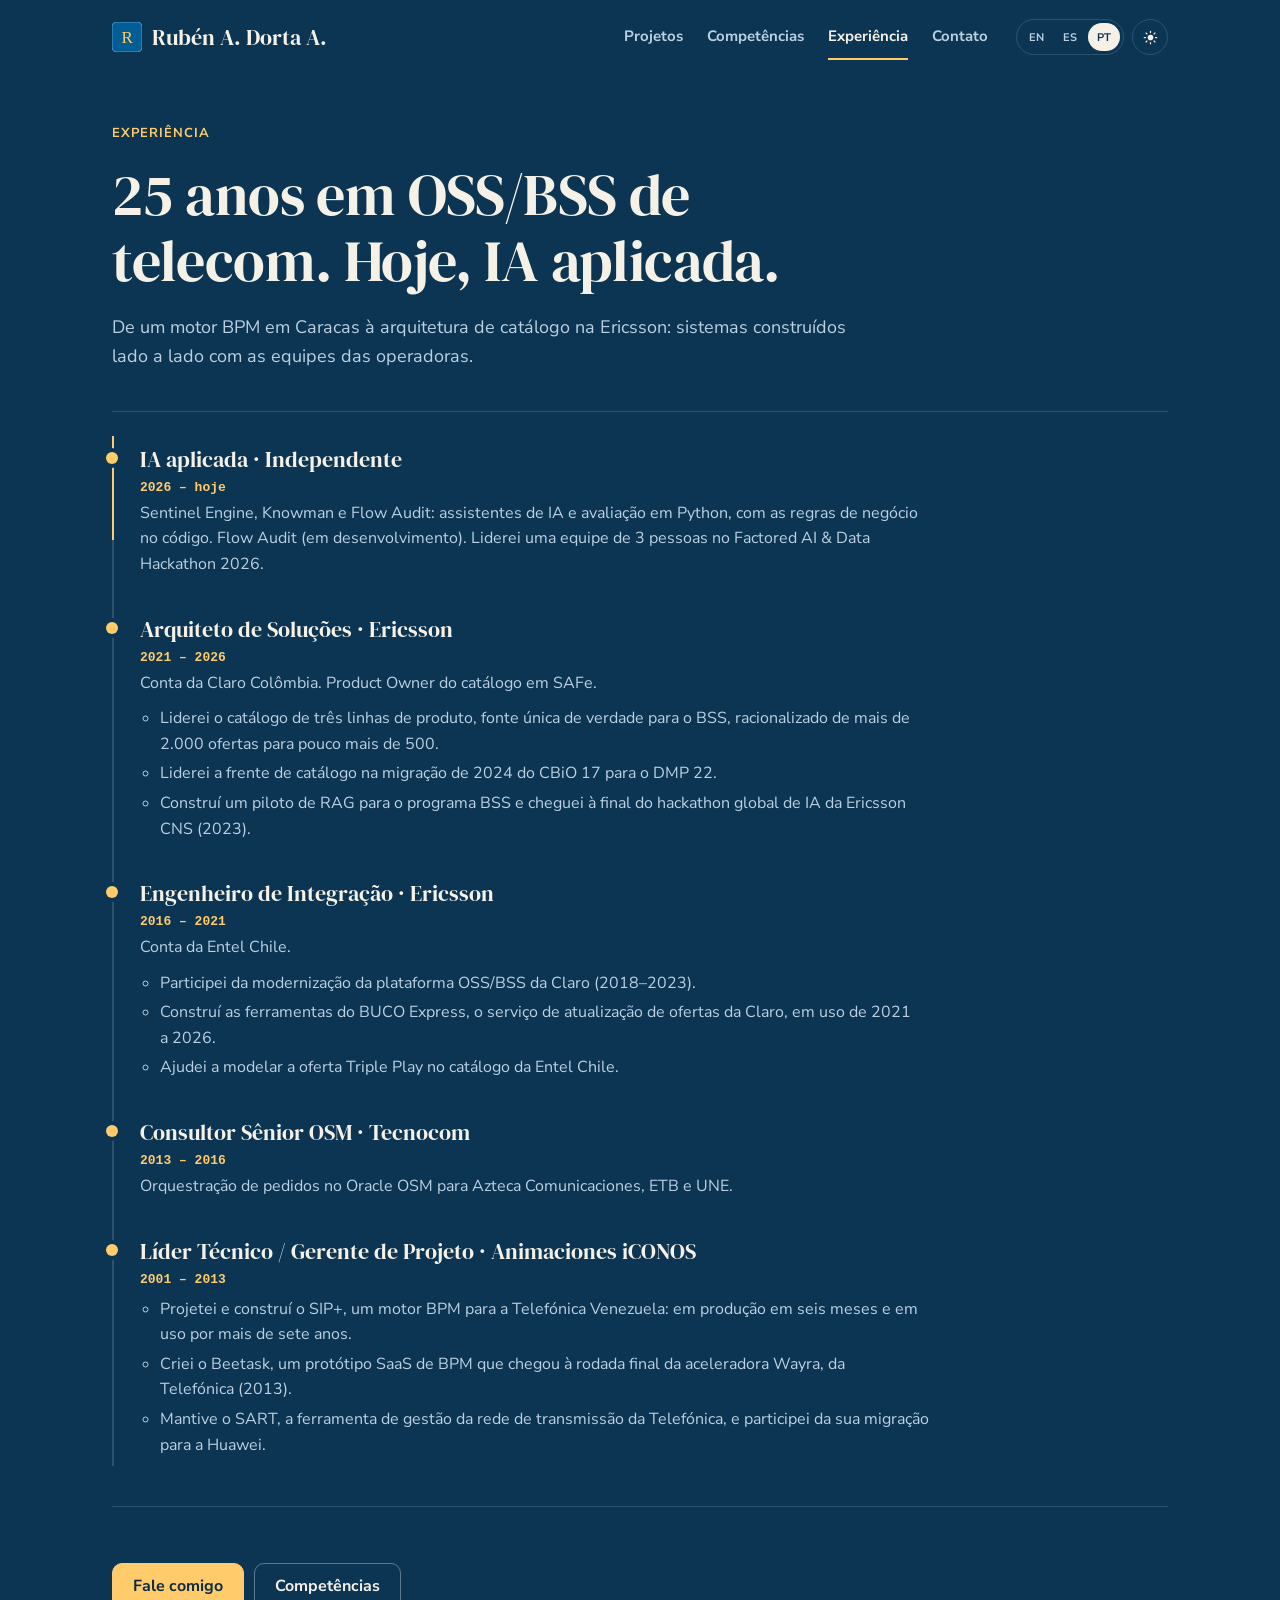
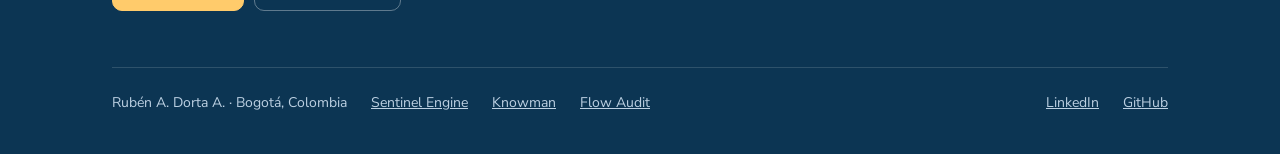
<file: pt-br/experience.html>
<!doctype html>
<html lang="pt-BR" data-theme="dark">
<head>
<meta charset="utf-8">
<meta name="viewport" content="width=device-width, initial-scale=1">
<title>Experiência · Rubén A. Dorta A.</title>
<meta name="description" content="Trajetória: 25 anos em OSS/BSS de telecom, da Telefónica Venezuela à Ericsson, e hoje IA aplicada.">
<meta property="og:type" content="website">
<meta property="og:site_name" content="Rubén A. Dorta A.">
<meta property="og:title" content="Experiência · Rubén A. Dorta A.">
<meta property="og:description" content="Trajetória: 25 anos em OSS/BSS de telecom, da Telefónica Venezuela à Ericsson, e hoje IA aplicada.">
<meta property="og:url" content="https://rdorta27.github.io/pt-br/experience.html">
<meta property="og:image" content="https://rdorta27.github.io/og-image.png">
<meta property="og:image:width" content="1200">
<meta property="og:image:height" content="630">
<meta property="og:image:alt" content="Rubén A. Dorta A. · Solution Architect | Applied AI &amp; OSS/BSS">
<meta property="og:locale" content="pt_BR">
<meta property="og:locale:alternate" content="en_US">
<meta property="og:locale:alternate" content="es_419">
<meta name="twitter:card" content="summary_large_image">
<meta name="theme-color" content="#0c3553">
<link rel="icon" href="../favicon.svg" type="image/svg+xml">
<link rel="stylesheet" href="../style.css">
<link rel="alternate" hreflang="en" href="https://rdorta27.github.io/experience.html">
<link rel="alternate" hreflang="es-419" href="https://rdorta27.github.io/es-419/experience.html">
<link rel="alternate" hreflang="pt-BR" href="https://rdorta27.github.io/pt-br/experience.html">
<link rel="alternate" hreflang="x-default" href="https://rdorta27.github.io/experience.html">
<script>document.documentElement.classList.add("js");try{if(localStorage.getItem("theme")==="light")document.documentElement.dataset.theme="light"}catch(e){}</script>
<script src="../site.js" defer></script>
</head>
<body>
<a class="skip" href="#main">Pular para o conteúdo</a>
<div class="wrap">
  <header class="top">
    <a class="logo" href="index.html"><img src="../favicon.svg" width="30" height="30" alt="">Rubén A. Dorta A.</a>
    <nav class="main-nav" aria-label="Principal"><a href="index.html#projects">Projetos</a><a href="expertise.html">Competências</a><a href="experience.html" aria-current="page">Experiência</a><a href="index.html#contact">Contato</a></nav>
    <div class="tools">
      <nav class="langs" aria-label="Idioma"><a href="../experience.html" hreflang="en" lang="en">EN</a><a href="../es-419/experience.html" hreflang="es-419" lang="es-419">ES</a><a href="./experience.html" hreflang="pt-BR" lang="pt-BR" aria-current="true">PT</a></nav>
      <button class="theme-toggle" type="button" data-to-light="Mudar para o modo claro" data-to-dark="Mudar para o modo escuro" aria-label="Mudar para o modo claro"><svg class="i-sun" viewBox="0 0 24 24" width="18" height="18" aria-hidden="true"><circle cx="12" cy="12" r="4.5" fill="currentColor"/><path stroke="currentColor" stroke-width="2" stroke-linecap="round" d="M12 2v2M12 20v2M2 12h2M20 12h2M4.9 4.9l1.4 1.4M17.7 17.7l1.4 1.4M4.9 19.1l1.4-1.4M17.7 6.3l1.4-1.4"/></svg><svg class="i-moon" viewBox="0 0 24 24" width="18" height="18" aria-hidden="true"><path fill="currentColor" d="M21 12.8A9 9 0 1 1 11.2 3a7 7 0 0 0 9.8 9.8z"/></svg></button>
    </div>
  </header>

  <main id="main">
    <section class="hero small">
      <div class="hero-text">
        <span class="eyebrow">Experiência</span>
        <h1>25 anos em OSS/BSS de telecom. Hoje, IA aplicada.</h1>
        <p class="lead">De um motor BPM em Caracas à arquitetura de catálogo na Ericsson: sistemas construídos lado a lado com as equipes das operadoras.</p>
      </div>
    </section>

    <section id="timeline" class="timeline-sec" aria-label="Trajetória profissional">
      <ul class="timeline">
        <li class="entry">
          <h2 class="role">IA aplicada · Independente</h2>
          <span class="meta">2026 – hoje</span>
          <p class="context">Sentinel Engine, Knowman e Flow Audit: assistentes de IA e avaliação em Python, com as regras de negócio no código. Flow Audit (em desenvolvimento). Liderei uma equipe de 3 pessoas no Factored AI &amp; Data Hackathon 2026.</p>
        </li>
        <li class="entry">
          <h2 class="role">Arquiteto de Soluções · Ericsson</h2>
          <span class="meta">2021 – 2026</span>
          <p class="context">Conta da Claro Colômbia. Product Owner do catálogo em SAFe.</p>
          <ul>
            <li>Liderei o catálogo de três linhas de produto, fonte única de verdade para o BSS, racionalizado de mais de 2.000 ofertas para pouco mais de 500.</li>
            <li>Liderei a frente de catálogo na migração de 2024 do CBiO 17 para o DMP 22.</li>
            <li>Construí um piloto de RAG para o programa BSS e cheguei à final do hackathon global de IA da Ericsson CNS (2023).</li>
          </ul>
        </li>
        <li class="entry">
          <h2 class="role">Engenheiro de Integração · Ericsson</h2>
          <span class="meta">2016 – 2021</span>
          <p class="context">Conta da Entel Chile.</p>
          <ul>
            <li>Participei da modernização da plataforma OSS/BSS da Claro (2018–2023).</li>
            <li>Construí as ferramentas do BUCO Express, o serviço de atualização de ofertas da Claro, em uso de 2021 a 2026.</li>
            <li>Ajudei a modelar a oferta Triple Play no catálogo da Entel Chile.</li>
          </ul>
        </li>
        <li class="entry">
          <h2 class="role">Consultor Sênior OSM · Tecnocom</h2>
          <span class="meta">2013 – 2016</span>
          <p class="context">Orquestração de pedidos no Oracle OSM para Azteca Comunicaciones, ETB e UNE.</p>
        </li>
        <li class="entry">
          <h2 class="role">Líder Técnico / Gerente de Projeto · Animaciones iCONOS</h2>
          <span class="meta">2001 – 2013</span>
          <ul>
            <li>Projetei e construí o SIP+, um motor BPM para a Telefónica Venezuela: em produção em seis meses e em uso por mais de sete anos.</li>
            <li>Criei o Beetask, um protótipo SaaS de BPM que chegou à rodada final da aceleradora Wayra, da Telefónica (2013).</li>
            <li>Mantive o SART, a ferramenta de gestão da rede de transmissão da Telefónica, e participei da sua migração para a Huawei.</li>
          </ul>
        </li>
      </ul>
    </section>

    <section class="sec cta" aria-label="Contato">
      <div class="row"><a class="btn" href="index.html#contact">Fale comigo</a><a class="btn alt" href="expertise.html">Competências</a></div>
    </section>
  </main>
  <footer>
    <span>Rubén A. Dorta A. · Bogotá, Colombia</span>
    <a href="https://github.com/rdorta27/sentinel-engine">Sentinel Engine</a>
    <a href="https://github.com/rdorta27/knowman">Knowman</a>
    <a href="https://github.com/rdorta27/flow-audit">Flow Audit</a>
    <a class="grow" href="https://www.linkedin.com/in/ruben-a-dorta/">LinkedIn</a>
    <a href="https://github.com/rdorta27">GitHub</a>
  </footer>
</div>
</body>
</html>
</file>
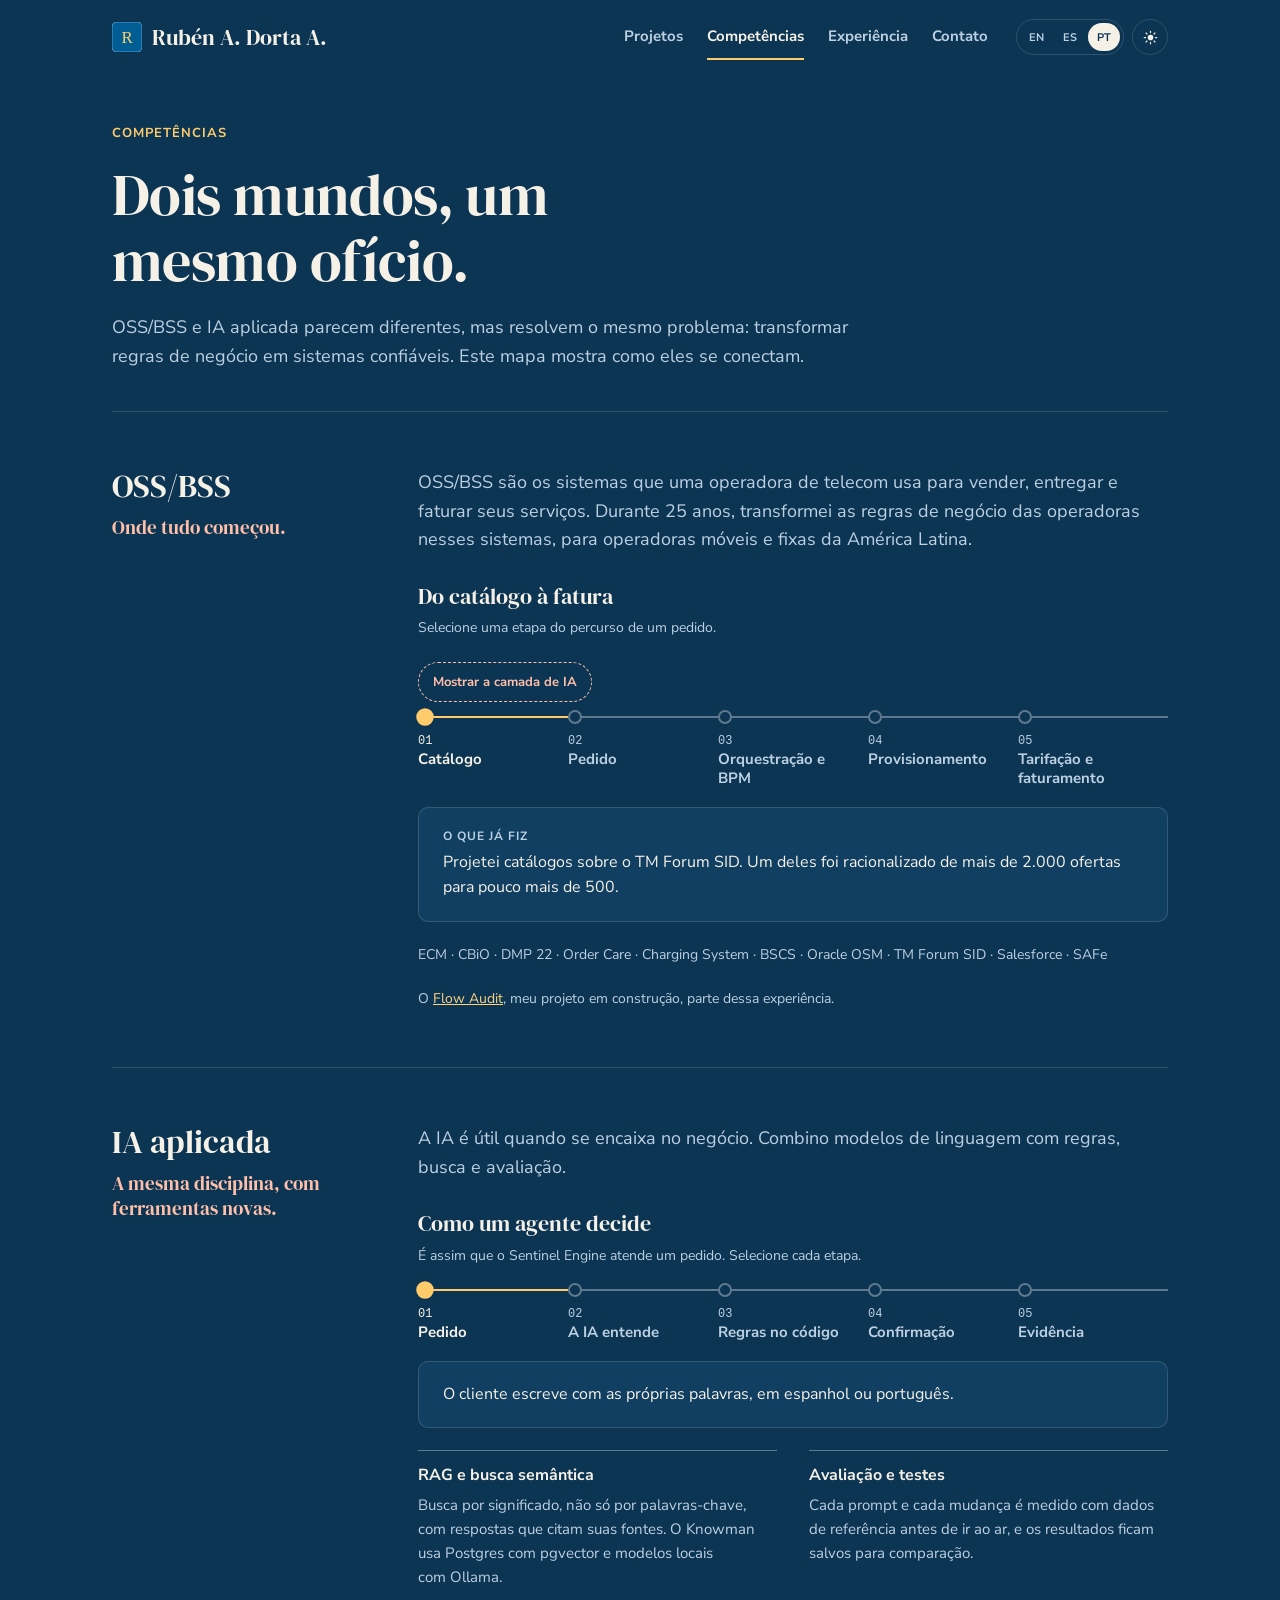
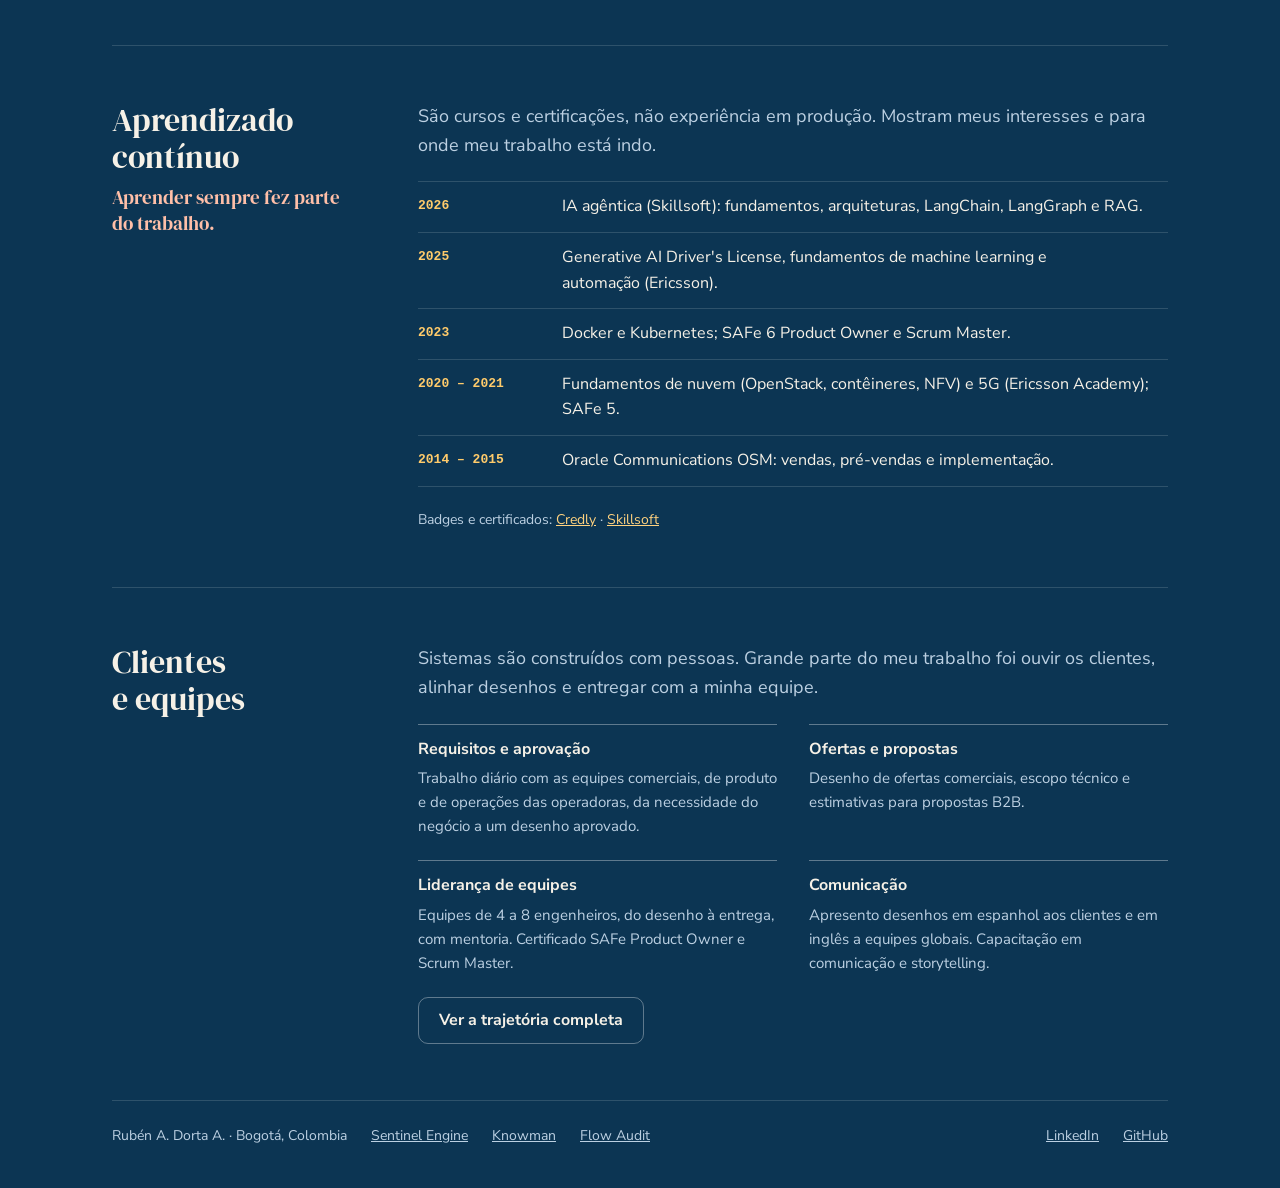
<file: pt-br/expertise.html>
<!doctype html>
<html lang="pt-BR" data-theme="dark">
<head>
<meta charset="utf-8">
<meta name="viewport" content="width=device-width, initial-scale=1">
<title>Competências · Rubén A. Dorta A.</title>
<meta name="description" content="OSS/BSS, IA aplicada e trabalho com clientes: como transformo regras de negócio em sistemas confiáveis.">
<meta property="og:type" content="website">
<meta property="og:site_name" content="Rubén A. Dorta A.">
<meta property="og:title" content="Competências · Rubén A. Dorta A.">
<meta property="og:description" content="OSS/BSS, IA aplicada e trabalho com clientes: como transformo regras de negócio em sistemas confiáveis.">
<meta property="og:url" content="https://rdorta27.github.io/pt-br/expertise.html">
<meta property="og:image" content="https://rdorta27.github.io/og-image.png">
<meta property="og:image:width" content="1200">
<meta property="og:image:height" content="630">
<meta property="og:image:alt" content="Rubén A. Dorta A. · Solution Architect | Applied AI &amp; OSS/BSS">
<meta property="og:locale" content="pt_BR">
<meta property="og:locale:alternate" content="en_US">
<meta property="og:locale:alternate" content="es_419">
<meta name="twitter:card" content="summary_large_image">
<meta name="theme-color" content="#0c3553">
<link rel="icon" href="../favicon.svg" type="image/svg+xml">
<link rel="stylesheet" href="../style.css">
<link rel="alternate" hreflang="en" href="https://rdorta27.github.io/expertise.html">
<link rel="alternate" hreflang="es-419" href="https://rdorta27.github.io/es-419/expertise.html">
<link rel="alternate" hreflang="pt-BR" href="https://rdorta27.github.io/pt-br/expertise.html">
<link rel="alternate" hreflang="x-default" href="https://rdorta27.github.io/expertise.html">
<script>document.documentElement.classList.add("js");try{if(localStorage.getItem("theme")==="light")document.documentElement.dataset.theme="light"}catch(e){}</script>
<script src="../site.js" defer></script>
</head>
<body>
<a class="skip" href="#main">Pular para o conteúdo</a>
<div class="wrap">
  <header class="top">
    <a class="logo" href="index.html"><img src="../favicon.svg" width="30" height="30" alt="">Rubén A. Dorta A.</a>
    <nav class="main-nav" aria-label="Principal"><a href="index.html#projects">Projetos</a><a href="expertise.html" aria-current="page">Competências</a><a href="experience.html">Experiência</a><a href="index.html#contact">Contato</a></nav>
    <div class="tools">
      <nav class="langs" aria-label="Idioma"><a href="../expertise.html" hreflang="en" lang="en">EN</a><a href="../es-419/expertise.html" hreflang="es-419" lang="es-419">ES</a><a href="./expertise.html" hreflang="pt-BR" lang="pt-BR" aria-current="true">PT</a></nav>
      <button class="theme-toggle" type="button" data-to-light="Mudar para o modo claro" data-to-dark="Mudar para o modo escuro" aria-label="Mudar para o modo claro"><svg class="i-sun" viewBox="0 0 24 24" width="18" height="18" aria-hidden="true"><circle cx="12" cy="12" r="4.5" fill="currentColor"/><path stroke="currentColor" stroke-width="2" stroke-linecap="round" d="M12 2v2M12 20v2M2 12h2M20 12h2M4.9 4.9l1.4 1.4M17.7 17.7l1.4 1.4M4.9 19.1l1.4-1.4M17.7 6.3l1.4-1.4"/></svg><svg class="i-moon" viewBox="0 0 24 24" width="18" height="18" aria-hidden="true"><path fill="currentColor" d="M21 12.8A9 9 0 1 1 11.2 3a7 7 0 0 0 9.8 9.8z"/></svg></button>
    </div>
  </header>

  <main id="main">
    <section class="hero small">
      <div class="hero-text">
        <span class="eyebrow">Competências</span>
        <h1>Dois mundos, um mesmo ofício.</h1>
        <p class="lead">OSS/BSS e IA aplicada parecem diferentes, mas resolvem o mesmo problema: transformar regras de negócio em sistemas confiáveis. Este mapa mostra como eles se conectam.</p>
      </div>
    </section>

    <section id="oss-bss" class="sec reveal" aria-labelledby="oss-bss-h">
      <div class="sec-head">
        <h2 id="oss-bss-h">OSS/BSS</h2>
        <p class="thread">Onde tudo começou.</p>
      </div>
      <div class="sec-body">
        <p class="lead">OSS/BSS são os sistemas que uma operadora de telecom usa para vender, entregar e faturar seus serviços. Durante 25 anos, transformei as regras de negócio das operadoras nesses sistemas, para operadoras móveis e fixas da América Latina.</p>
        <h3 class="sub">Do catálogo à fatura</h3>
        <p class="note">Selecione uma etapa do percurso de um pedido.</p>
        <div class="diagram" data-tabs data-layered>
        <div class="diagram-head">
          <button class="layer-toggle" type="button" aria-pressed="false" data-layer-toggle>Mostrar a camada de IA</button>
          <p class="legend">A camada de IA não substitui nenhum sistema: ela se conecta a eles. O Flow Audit está em construção.</p>
        </div>
        <ol class="flow" role="tablist">
          <li><button type="button" role="tab" id="map-t0" aria-controls="map-p0" aria-selected="true"><span class="n">01</span>Catálogo</button></li>
          <li><button type="button" role="tab" id="map-t1" aria-controls="map-p1" aria-selected="false"><span class="n">02</span>Pedido</button></li>
          <li><button type="button" role="tab" id="map-t2" aria-controls="map-p2" aria-selected="false"><span class="n">03</span>Orquestração e BPM</button></li>
          <li><button type="button" role="tab" id="map-t3" aria-controls="map-p3" aria-selected="false"><span class="n">04</span>Provisionamento</button></li>
          <li><button type="button" role="tab" id="map-t4" aria-controls="map-p4" aria-selected="false"><span class="n">05</span>Tarifação e faturamento</button></li>
        </ol>
        <div class="ai-lane" aria-hidden="true">
          <span class="lane-item" style="grid-column: 1" data-steps="0">Knowman</span>
          <span class="lane-item soon" style="grid-column: 1 / 5; grid-row: 2" data-steps="0 1 2 3">Flow Audit · em construção</span>
          <span class="lane-item" style="grid-column: 5" data-steps="4">Sentinel Engine</span>
        </div>
        <div class="panel" role="tabpanel" id="map-p0" aria-labelledby="map-t0">
          <div class="cols">
            <div><h3>O que já fiz</h3><p>Projetei catálogos sobre o TM Forum SID. Um deles foi racionalizado de mais de 2.000 ofertas para pouco mais de 500.</p></div>
            <div class="ai"><h3>Onde a IA entra</h3><p>O Knowman consulta a documentação pelo significado e responde citando suas fontes. O Flow Audit, em construção, lê o catálogo, a gestão de pedidos, o BPM e o provisionamento.</p></div>
          </div>
        </div>
        <div class="panel" role="tabpanel" id="map-p1" aria-labelledby="map-t1">
          <div class="cols">
            <div><h3>O que já fiz</h3><p>Integrei o catálogo à gestão de pedidos e ao CRM.</p></div>
            <div class="ai"><h3>Onde a IA entra</h3><p>O Flow Audit, em construção, acompanha o pedido por esta etapa para mostrar onde ele trava, sem substituir nenhum sistema.</p></div>
          </div>
        </div>
        <div class="panel" role="tabpanel" id="map-p2" aria-labelledby="map-t2">
          <div class="cols">
            <div><h3>O que já fiz</h3><p>Construí o SIP+, um motor BPM, e implementei a orquestração de pedidos com o Oracle OSM.</p></div>
            <div class="ai"><h3>Onde a IA entra</h3><p>O Flow Audit, em construção, acompanha o pedido por esta etapa para mostrar onde ele trava, sem substituir nenhum sistema.</p></div>
          </div>
        </div>
        <div class="panel" role="tabpanel" id="map-p3" aria-labelledby="map-t3">
          <div class="cols">
            <div><h3>O que já fiz</h3><p>Trabalhei com ferramentas de gestão de rede e sua migração entre fabricantes.</p></div>
            <div class="ai"><h3>Onde a IA entra</h3><p>O Flow Audit, em construção, acompanha o pedido por esta etapa para mostrar onde ele trava, sem substituir nenhum sistema.</p></div>
          </div>
        </div>
        <div class="panel" role="tabpanel" id="map-p4" aria-labelledby="map-t4">
          <div class="cols">
            <div><h3>O que já fiz</h3><p>Integrei o catálogo ao Charging System e ao BSCS, e liderei a frente de catálogo na migração para o DMP 22.</p></div>
            <div class="ai"><h3>Onde a IA entra</h3><p>O Sentinel Engine decide sobre contestações de cobranças com regras no código e confirmação do cliente.</p></div>
          </div>
        </div>
        </div>
        <p class="note">ECM · CBiO · DMP 22 · Order Care · Charging System · BSCS · Oracle OSM · TM Forum SID · Salesforce · SAFe</p>
        <p class="note">O <a href="https://rdorta27.github.io/flow-audit-site/">Flow Audit</a>, meu projeto em construção, parte dessa experiência.</p>
      </div>
    </section>

    <section id="ai" class="sec reveal" aria-labelledby="ai-h">
      <div class="sec-head">
        <h2 id="ai-h">IA aplicada</h2>
        <p class="thread">A mesma disciplina, com ferramentas novas.</p>
      </div>
      <div class="sec-body">
        <p class="lead">A IA é útil quando se encaixa no negócio. Combino modelos de linguagem com regras, busca e avaliação.</p>
        <h3 class="sub">Como um agente decide</h3>
        <p class="note">É assim que o Sentinel Engine atende um pedido. Selecione cada etapa.</p>
        <div class="diagram" data-tabs>
        <ol class="flow" role="tablist">
          <li><button type="button" role="tab" id="agent-t0" aria-controls="agent-p0" aria-selected="true"><span class="n">01</span>Pedido</button></li>
          <li><button type="button" role="tab" id="agent-t1" aria-controls="agent-p1" aria-selected="false"><span class="n">02</span>A IA entende</button></li>
          <li><button type="button" role="tab" id="agent-t2" aria-controls="agent-p2" aria-selected="false"><span class="n">03</span>Regras no código</button></li>
          <li><button type="button" role="tab" id="agent-t3" aria-controls="agent-p3" aria-selected="false"><span class="n">04</span>Confirmação</button></li>
          <li><button type="button" role="tab" id="agent-t4" aria-controls="agent-p4" aria-selected="false"><span class="n">05</span>Evidência</button></li>
        </ol>
        <div class="panel" role="tabpanel" id="agent-p0" aria-labelledby="agent-t0">
          <p>O cliente escreve com as próprias palavras, em espanhol ou português.</p>
        </div>
        <div class="panel" role="tabpanel" id="agent-p1" aria-labelledby="agent-t1">
          <p>O modelo só identifica o que o cliente quer. Ele não decide nada.</p>
        </div>
        <div class="panel" role="tabpanel" id="agent-p2" aria-labelledby="agent-t2">
          <p>A política do banco, a proteção de dados e as validações ficam no código, não no prompt.</p>
        </div>
        <div class="panel" role="tabpanel" id="agent-p3" aria-labelledby="agent-t3">
          <p>Nada é executado sem a confirmação do cliente. Quando necessário, o caso vai para um atendente.</p>
        </div>
        <div class="panel" role="tabpanel" id="agent-p4" aria-labelledby="agent-t4">
          <p>Cada decisão fica registrada, e cada versão passa por uma avaliação antes de ir ao ar.</p>
        </div>
        </div>
        <ul class="items">
          <li><h3>RAG e busca semântica</h3><p>Busca por significado, não só por palavras-chave, com respostas que citam suas fontes. O Knowman usa Postgres com pgvector e modelos locais com Ollama.</p></li>
          <li><h3>Avaliação e testes</h3><p>Cada prompt e cada mudança é medido com dados de referência antes de ir ao ar, e os resultados ficam salvos para comparação.</p></li>
        </ul>
      </div>
    </section>

    <section id="learning" class="sec reveal" aria-labelledby="learning-h">
      <div class="sec-head">
        <h2 id="learning-h">Aprendizado contínuo</h2>
        <p class="thread">Aprender sempre fez parte do trabalho.</p>
      </div>
      <div class="sec-body">
        <p class="lead">São cursos e certificações, não experiência em produção. Mostram meus interesses e para onde meu trabalho está indo.</p>
        <ul class="years">
          <li><span class="year">2026</span><p>IA agêntica (Skillsoft): fundamentos, arquiteturas, LangChain, LangGraph e RAG.</p></li>
          <li><span class="year">2025</span><p>Generative AI Driver's License, fundamentos de machine learning e automação (Ericsson).</p></li>
          <li><span class="year">2023</span><p>Docker e Kubernetes; SAFe 6 Product Owner e Scrum Master.</p></li>
          <li><span class="year">2020 – 2021</span><p>Fundamentos de nuvem (OpenStack, contêineres, NFV) e 5G (Ericsson Academy); SAFe 5.</p></li>
          <li><span class="year">2014 – 2015</span><p>Oracle Communications OSM: vendas, pré-vendas e implementação.</p></li>
        </ul>
        <p class="note">Badges e certificados: <a href="https://www.credly.com/users/ruben-dorta/badges">Credly</a> · <a href="https://skillsoft.digitalbadges-eu.skillsoft.com/profile/eu-rubenantoniodortaarevalo956343/wallet">Skillsoft</a></p>
      </div>
    </section>

    <section id="clients" class="sec reveal" aria-labelledby="clients-h">
      <div class="sec-head">
        <h2 id="clients-h">Clientes e equipes</h2>
      </div>
      <div class="sec-body">
        <p class="lead">Sistemas são construídos com pessoas. Grande parte do meu trabalho foi ouvir os clientes, alinhar desenhos e entregar com a minha equipe.</p>
        <ul class="items">
          <li><h3>Requisitos e aprovação</h3><p>Trabalho diário com as equipes comerciais, de produto e de operações das operadoras, da necessidade do negócio a um desenho aprovado.</p></li>
          <li><h3>Ofertas e propostas</h3><p>Desenho de ofertas comerciais, escopo técnico e estimativas para propostas B2B.</p></li>
          <li><h3>Liderança de equipes</h3><p>Equipes de 4 a 8 engenheiros, do desenho à entrega, com mentoria. Certificado SAFe Product Owner e Scrum Master.</p></li>
          <li><h3>Comunicação</h3><p>Apresento desenhos em espanhol aos clientes e em inglês a equipes globais. Capacitação em comunicação e storytelling.</p></li>
        </ul>
        <div class="row"><a class="btn alt" href="experience.html">Ver a trajetória completa</a></div>
      </div>
    </section>
  </main>
  <footer>
    <span>Rubén A. Dorta A. · Bogotá, Colombia</span>
    <a href="https://github.com/rdorta27/sentinel-engine">Sentinel Engine</a>
    <a href="https://github.com/rdorta27/knowman">Knowman</a>
    <a href="https://github.com/rdorta27/flow-audit">Flow Audit</a>
    <a class="grow" href="https://www.linkedin.com/in/ruben-a-dorta/">LinkedIn</a>
    <a href="https://github.com/rdorta27">GitHub</a>
  </footer>
</div>
</body>
</html>
</file>
<file: style.css>
/* Personal site of Rubén Dorta.
   Theme: "Mediterráneo", Scandinavian cut. Deep azulejo blue is the default for every
   visitor; the cream view is the optional light theme (toggle in the header).
   Fonts: DM Serif Display (headings, 400) and Nunito Sans (body), OFL, served from fonts/. */

@font-face { font-family: "DM Serif Display"; font-style: normal; font-weight: 400; font-display: swap; src: url("fonts/dm-serif-display/dm-serif-display-400.woff2") format("woff2"); }
@font-face { font-family: "Nunito Sans"; font-style: normal; font-weight: 400; font-display: swap; src: url("fonts/nunito-sans/nunito-sans-400.woff2") format("woff2"); }
@font-face { font-family: "Nunito Sans"; font-style: normal; font-weight: 700; font-display: swap; src: url("fonts/nunito-sans/nunito-sans-700.woff2") format("woff2"); }

:root {
  --bg: #0c3553; --surface: #103f62; --surface-2: #164c74; --ink: #f6f1e7; --muted: #bcd0e2;
  --line: rgba(255, 255, 255, 0.14); --line-strong: rgba(255, 255, 255, 0.34);
  --brand: #ffcb6b; --brand-hover: #ffd88a; --on-brand: #0c2b44;
  --accent: #ffd27f; --accent-hover: #ffe2a8; --secondary: #ffbfa8;
  --ok: #a6e6b6; --ok-bg: rgba(166, 230, 182, 0.14); --warn: #ffcb6b; --warn-bg: rgba(255, 203, 107, 0.14);
  --focus: #ffcb6b;
  --serif: "DM Serif Display", Georgia, serif;
  --sans: "Nunito Sans", system-ui, -apple-system, "Segoe UI", Roboto, Arial, sans-serif;
  --mono: ui-monospace, "Liberation Mono", Menlo, Consolas, monospace;
  --radius: 10px;
  color-scheme: dark;
}
:root[data-theme="light"] {
  --bg: #faf6ee; --surface: #ffffff; --surface-2: #f2ece0; --ink: #16222f; --muted: #46525f;
  --line: #d8d0bf; --line-strong: #8f8674;
  --brand: #1a5f93; --brand-hover: #134d79; --on-brand: #ffffff;
  --accent: #7d5900; --accent-hover: #664900; --secondary: #a63f2a;
  --ok: #1a6b35; --ok-bg: #dcefd9; --warn: #6e4f00; --warn-bg: #fbecd2;
  --focus: #936900;
  color-scheme: light;
}

*, *::before, *::after { box-sizing: border-box; }
html { scroll-behavior: smooth; }
body { margin: 0; background: var(--bg); color: var(--ink); font: 400 16px/1.6 var(--sans); transition: background-color .3s ease, color .3s ease; }
::selection { background: #f2bd58; color: #10202e; }
a { color: var(--accent); }
a:hover { color: var(--accent-hover); }
:focus-visible { outline: 2px solid var(--focus); outline-offset: 3px; }
.skip { position: absolute; left: -999px; top: 8px; background: var(--brand); color: var(--on-brand); padding: 8px 14px; border-radius: var(--radius); z-index: 10; }
.skip:focus { left: 8px; }
.wrap { max-width: 1120px; margin: 0 auto; padding: 0 32px; }

h1, h2, h3 { font-family: var(--serif); font-weight: 400; line-height: 1.15; margin: 0; text-wrap: balance; }
h1 { font-size: clamp(36px, 5.2vw, 58px); letter-spacing: -0.01em; }
h2 { font-size: clamp(26px, 3.2vw, 32px); }
h3 { font-size: 20px; }
p, li { text-wrap: pretty; }
:lang(es), :lang(pt) { hyphens: auto; }
.lead { font-size: 18px; line-height: 1.6; color: var(--muted); margin: 0; }
.note { font-size: 14px; color: var(--muted); margin: 0; }
code { font-family: var(--mono); font-size: .9em; overflow-wrap: anywhere; }
.row { display: flex; flex-wrap: wrap; gap: 10px; }

/* Header: logo, four links, then language and theme tools */
header.top { position: sticky; top: 0; z-index: 5; display: flex; align-items: center; gap: 12px 28px; padding: 14px 0; flex-wrap: wrap; background: var(--bg); border-bottom: 1px solid transparent; transition: border-color .2s ease, background-color .3s ease; }
header.top.stuck { border-bottom-color: var(--line); }
/* Full-width background without widening the page */
header.top { box-shadow: 0 0 0 100vmax var(--bg); clip-path: inset(0 -100vmax); }
[id] { scroll-margin-top: 96px; }
.logo { display: flex; align-items: center; gap: 10px; font: 400 22px var(--serif); color: var(--ink); text-decoration: none; }
.logo:hover { color: var(--ink); }
.main-nav { margin-left: auto; display: flex; gap: 4px 24px; flex-wrap: wrap; font-weight: 700; font-size: 15px; }
.main-nav a { color: var(--muted); text-decoration: none; padding: 10px 0; border-bottom: 2px solid transparent; }
.main-nav a:hover { color: var(--ink); }
.main-nav a[aria-current] { color: var(--ink); border-bottom-color: var(--brand); }
.tools { display: flex; align-items: center; gap: 8px; }
.langs { display: inline-flex; gap: 2px; padding: 3px; border: 1px solid var(--line); border-radius: 999px; }
.langs a { display: inline-flex; align-items: center; justify-content: center; min-height: 28px; min-width: 32px; padding: 0 6px; border-radius: 999px; font: 700 11px var(--sans); text-decoration: none; color: var(--muted); }
.langs a:hover { color: var(--ink); }
.langs a[aria-current="true"] { background: var(--ink); color: var(--bg); }
.theme-toggle { display: inline-flex; align-items: center; justify-content: center; width: 36px; height: 36px; padding: 0; border: 1px solid var(--line); border-radius: 999px; background: transparent; color: var(--ink); cursor: pointer; }
.theme-toggle:hover { border-color: var(--line-strong); }
.theme-toggle svg { width: 15px; height: 15px; }
.theme-toggle .i-moon { display: none; }
:root[data-theme="light"] .theme-toggle .i-moon { display: block; }
:root[data-theme="light"] .theme-toggle .i-sun { display: none; }

/* Buttons */
.btn { display: inline-flex; align-items: center; min-height: 44px; padding: 10px 20px; border-radius: var(--radius); background: var(--brand); color: var(--on-brand); font-weight: 700; text-decoration: none; border: 1px solid var(--brand); transition: background-color .2s ease, border-color .2s ease; }
.btn:hover { background: var(--brand-hover); border-color: var(--brand-hover); color: var(--on-brand); }
.btn.alt { background: transparent; color: var(--ink); border-color: var(--line-strong); }
.btn.alt:hover { background: transparent; color: var(--ink); border-color: var(--ink); }
.btn.sm { min-height: 40px; padding: 8px 16px; font-size: 14px; }

/* Hero: no box, the page itself is the color */
.hero { display: grid; grid-template-columns: 1fr; gap: 28px 48px; padding: 64px 0 56px; }
.hero.small { padding: 48px 0 40px; }
.hero-text { display: flex; flex-direction: column; gap: 18px; max-width: 760px; }
.eyebrow { font-size: 13px; font-weight: 700; letter-spacing: .08em; text-transform: uppercase; color: var(--brand); }
.hero:has(.avatar) { grid-template-columns: 1fr auto; }
.hero:has(.avatar) .stats { grid-column: 1 / -1; }
.avatar { width: 160px; height: 160px; border-radius: 999px; object-fit: cover; border: 3px solid var(--line-strong); }
.stats { display: grid; grid-template-columns: repeat(3, minmax(0, 1fr)); gap: 24px; margin: 8px 0 0; padding-top: 24px; border-top: 1px solid var(--line); }
.stats div { display: flex; flex-direction: column; gap: 4px; }
.stats dt { font: 400 clamp(32px, 4vw, 44px)/1 var(--serif); color: var(--ink); font-variant-numeric: tabular-nums; }
.stats dd { margin: 0; color: var(--muted); font-size: 15px; }

/* Sections: title column on the left (sticky), content on the right */
.sec { display: grid; grid-template-columns: 250px minmax(0, 1fr); gap: 20px 56px; padding: 56px 0; border-top: 1px solid var(--line); }
.sec-head { position: sticky; top: 96px; align-self: start; display: flex; flex-direction: column; gap: 10px; }
.sec-body { display: flex; flex-direction: column; gap: 22px; min-width: 0; }
.thread { margin: 0; font: 400 19px/1.35 var(--serif); color: var(--secondary); }
.sec.cta { grid-template-columns: 1fr; }

/* Projects as rows separated by hairlines */
.proj { display: grid; grid-template-columns: minmax(0, 1fr) auto; gap: 16px 32px; padding: 0 0 26px; border-bottom: 1px solid var(--line); }
.proj + .proj { padding-top: 4px; }
.proj:last-child { border-bottom: 0; padding-bottom: 0; }
.proj-main { display: flex; flex-direction: column; gap: 8px; }
.proj h3 { font-size: 24px; display: flex; align-items: center; flex-wrap: wrap; gap: 6px 12px; }
.proj h3 a { color: var(--ink); text-decoration: none; }
.proj h3 a:hover { color: var(--accent); }
.proj p { margin: 0; color: var(--muted); }
.proj p.origin { color: var(--ink); font-style: italic; }
.proj p.stack { font: 13px var(--mono); color: var(--muted); }
.proj-links { display: flex; gap: 8px; align-items: flex-start; }
.status { font: 700 11px var(--sans); letter-spacing: .05em; text-transform: uppercase; padding: 4px 9px; border-radius: 999px; background: var(--ok-bg); color: var(--ok); }
.status.building { background: var(--warn-bg); color: var(--warn); }

/* Lists of capabilities: two columns, hairline on top */
.items { list-style: none; margin: 0; padding: 0; display: grid; grid-template-columns: repeat(2, minmax(0, 1fr)); gap: 22px 32px; }
.items.cols3 { grid-template-columns: repeat(3, minmax(0, 1fr)); }
.items li { display: flex; flex-direction: column; gap: 6px; padding-top: 14px; border-top: 1px solid var(--line-strong); }
.items h3 { font: 700 16px/1.35 var(--sans); }
.items p { margin: 0; color: var(--muted); font-size: 15px; }

/* Interactive diagrams: a step line with selectable nodes and a detail panel */
.diagram { display: flex; flex-direction: column; gap: 14px; }
.flow { --steps: 5; list-style: none; margin: 0; padding: 0; display: grid; grid-template-columns: repeat(var(--steps), minmax(0, 1fr)); position: relative; }
.flow li { position: relative; }
.flow button { position: relative; width: 100%; min-height: 44px; text-align: left; background: transparent; border: 0; border-top: 2px solid var(--line-strong); padding: 16px 10px 4px 0; color: var(--muted); font: 700 15px/1.3 var(--sans); cursor: pointer; transition: color .2s ease, border-color .3s ease; }
.flow button::before { content: ""; position: absolute; top: -8px; left: 0; width: 14px; height: 14px; border-radius: 999px; background: var(--bg); border: 2px solid var(--line-strong); transition: background-color .3s ease, border-color .3s ease, transform .3s ease; }
.flow button .n { display: block; font: 12px var(--mono); margin-bottom: 2px; }
.flow button:hover { color: var(--ink); }
.flow button.done { border-top-color: var(--brand); }
.flow button.done::before { border-color: var(--brand); }
.flow button[aria-selected="true"] { color: var(--ink); border-top-color: var(--brand); }
.flow button[aria-selected="true"]::before { background: var(--brand); border-color: var(--brand); transform: scale(1.25); }
.panel { padding: 20px 24px; background: var(--surface); border: 1px solid var(--line); border-radius: var(--radius); }
.panel p { margin: 0; color: var(--ink); }
.js .panel { animation: fade .35s ease; }
.panel .cols { display: grid; grid-template-columns: repeat(2, minmax(0, 1fr)); gap: 20px 32px; }
.panel h3 { font: 700 12px var(--sans); letter-spacing: .08em; text-transform: uppercase; color: var(--muted); margin-bottom: 6px; }
.panel .ai h3 { color: var(--secondary); }
.layer-toggle { align-self: flex-start; min-height: 40px; padding: 6px 14px; border-radius: 999px; border: 1px dashed var(--secondary); background: transparent; color: var(--secondary); font: 700 13px var(--sans); cursor: pointer; }
.layer-toggle[aria-pressed="true"] { background: var(--secondary); color: var(--bg); border-style: solid; }
/* AI layer: a lane aligned with the stages, hidden until toggled (only with JS) */
.diagram-head { display: flex; align-items: center; flex-wrap: wrap; gap: 8px 16px; }
.legend { margin: 0; font-size: 14px; color: var(--muted); }
.ai-lane { display: grid; grid-template-columns: repeat(5, minmax(0, 1fr)); gap: 8px; padding-top: 12px; border-top: 1px dashed var(--secondary); }
.lane-item { min-width: 0; padding: 6px 12px; border-radius: 999px; border: 1px solid var(--secondary); color: var(--secondary); font: 700 13px var(--sans); white-space: nowrap; overflow: hidden; text-overflow: ellipsis; transition: background-color .25s ease, color .25s ease; }
.lane-item.soon { border-style: dashed; text-align: center; opacity: .8; }
.lane-item.active { background: var(--secondary); color: var(--bg); opacity: 1; }
.js [data-layered]:not(.layer-on) .ai-lane, .js [data-layered]:not(.layer-on) .legend, .js [data-layered]:not(.layer-on) .panel .ai { display: none; }
.layer-on .ai-lane, .layer-on .legend, .layer-on .panel .ai { animation: fade .4s ease; }
.js [data-layered]:not(.layer-on) .panel .cols { grid-template-columns: 1fr; }
@keyframes fade { from { opacity: 0; transform: translateY(6px); } to { opacity: 1; transform: none; } }

/* Experience timeline: the line fills with the scroll (site.js sets --progress) */
.timeline-sec { padding: 24px 0 40px; border-top: 1px solid var(--line); }
.timeline { position: relative; list-style: none; margin: 0; padding: 8px 0 8px 26px; border-left: 2px solid var(--line); display: flex; flex-direction: column; gap: 36px; max-width: 820px; }
.timeline::before { content: ""; position: absolute; left: -2px; top: 0; width: 2px; height: calc(var(--progress, 1) * 100%); background: var(--brand); }
.timeline .entry { position: relative; display: flex; flex-direction: column; gap: 6px; }
.timeline .entry::before { content: ""; position: absolute; left: -34px; top: 8px; width: 12px; height: 12px; border-radius: 999px; background: var(--brand); box-shadow: 0 0 0 4px var(--bg); transition: transform .3s ease; }
.timeline ul { margin: 4px 0 0; padding-left: 20px; color: var(--muted); }
.timeline ul li + li { margin-top: 4px; }
.entry .role { font: 400 22px var(--serif); }
.entry .meta { color: var(--brand); font: 700 13px var(--mono); }
.entry .context { margin: 0; color: var(--muted); }

/* Reveal on scroll (only with JS; without it everything is visible) */
.js .reveal, .js .timeline .entry { opacity: 0; transform: translateY(16px); transition: opacity .6s ease, transform .6s ease; }
.js .reveal.in, .js .timeline .entry.in { opacity: 1; transform: none; }
.js .timeline .entry:not(.in)::before { transform: scale(.5); }

footer { border-top: 1px solid var(--line); padding: 24px 0 40px; display: flex; gap: 12px 24px; flex-wrap: wrap; font-size: 14px; color: var(--muted); }
footer a { color: var(--muted); }
footer a:hover { color: var(--ink); }
footer .grow { margin-left: auto; }

@media (max-width: 860px) {
  .sec { grid-template-columns: 1fr; padding: 44px 0; }
  .sec-head { position: static; }
  .items.cols3 { grid-template-columns: 1fr; }
  .proj { grid-template-columns: 1fr; }
  .flow { grid-template-columns: 1fr; }
  .ai-lane { display: none !important; }
  .flow button { border-top: 0; border-left: 2px solid var(--line-strong); padding: 10px 0 10px 22px; }
  .flow button::before { top: 16px; left: -8px; }
  .flow button.done, .flow button[aria-selected="true"] { border-left-color: var(--brand); }
  .main-nav { margin-left: 0; order: 3; width: 100%; }
  .tools { margin-left: auto; }
}
@media (max-width: 600px) {
  .wrap { padding: 0 16px; }
  .items, .panel .cols, .stats { grid-template-columns: 1fr; }
  .hero { padding: 40px 0; }
  .hero:has(.avatar) { grid-template-columns: 1fr; }
  .hero .avatar { order: -1; width: 96px; height: 96px; }
  .lead { font-size: 17px; }
  .main-nav { gap: 4px 14px; font-size: 14px; }
  footer .grow { margin-left: 0; }
}
@media (prefers-reduced-motion: reduce) {
  html { scroll-behavior: auto; }
  *, *::before, *::after { animation: none !important; transition: none !important; }
  .js .reveal, .js .timeline .entry { opacity: 1; transform: none; }
}

/* Subheadings inside a section (diagram titles) */
.sec-body h3.sub { font-size: 22px; margin-top: 8px; }
.sec-body h3.sub + .note { margin-top: -14px; }
/* Learning: year on the left, course on the right */
.years { list-style: none; margin: 0; padding: 0; display: flex; flex-direction: column; }
.years li { display: grid; grid-template-columns: 120px minmax(0, 1fr); gap: 4px 24px; padding: 12px 0; border-top: 1px solid var(--line); }
.years li:last-child { border-bottom: 1px solid var(--line); }
.years .year { font: 700 13px/1.9 var(--mono); color: var(--brand); }
.years p { margin: 0; color: var(--ink); }
@media (max-width: 600px) { .years li { grid-template-columns: 1fr; } }
</file>
